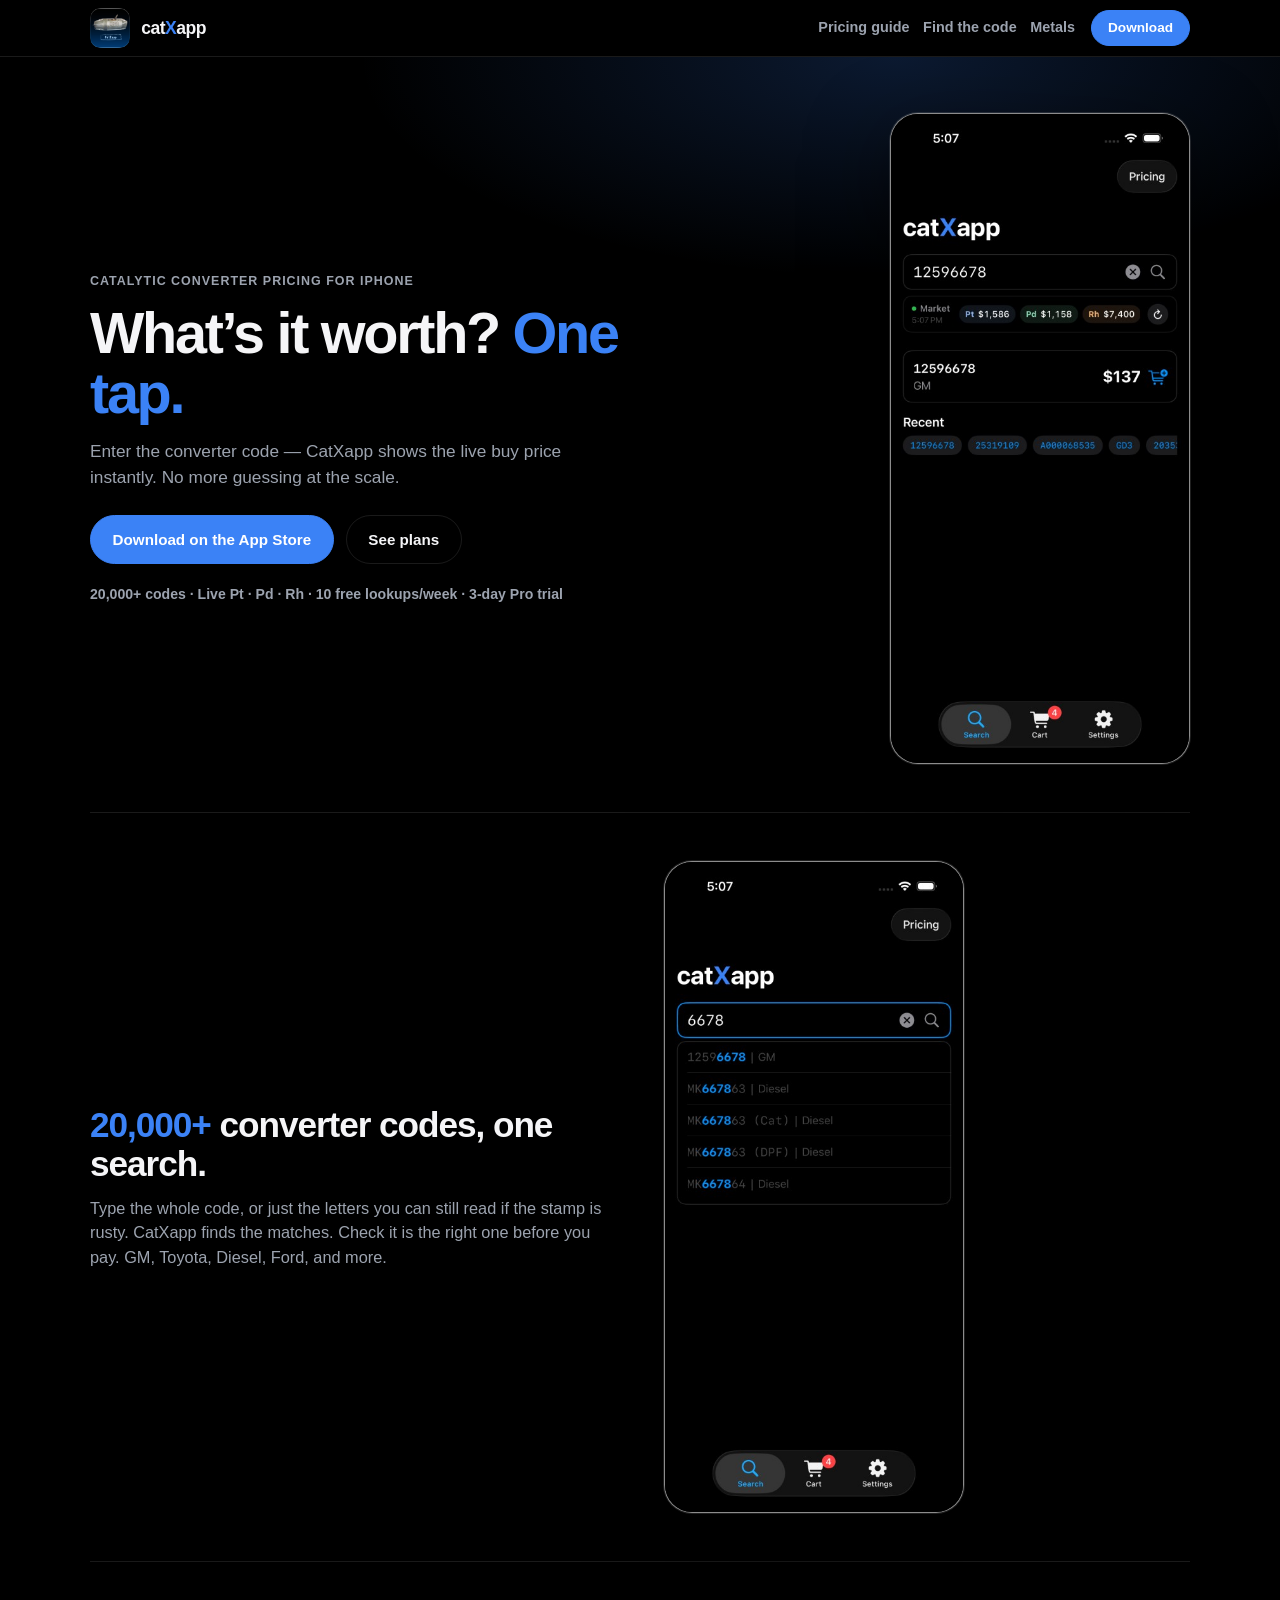
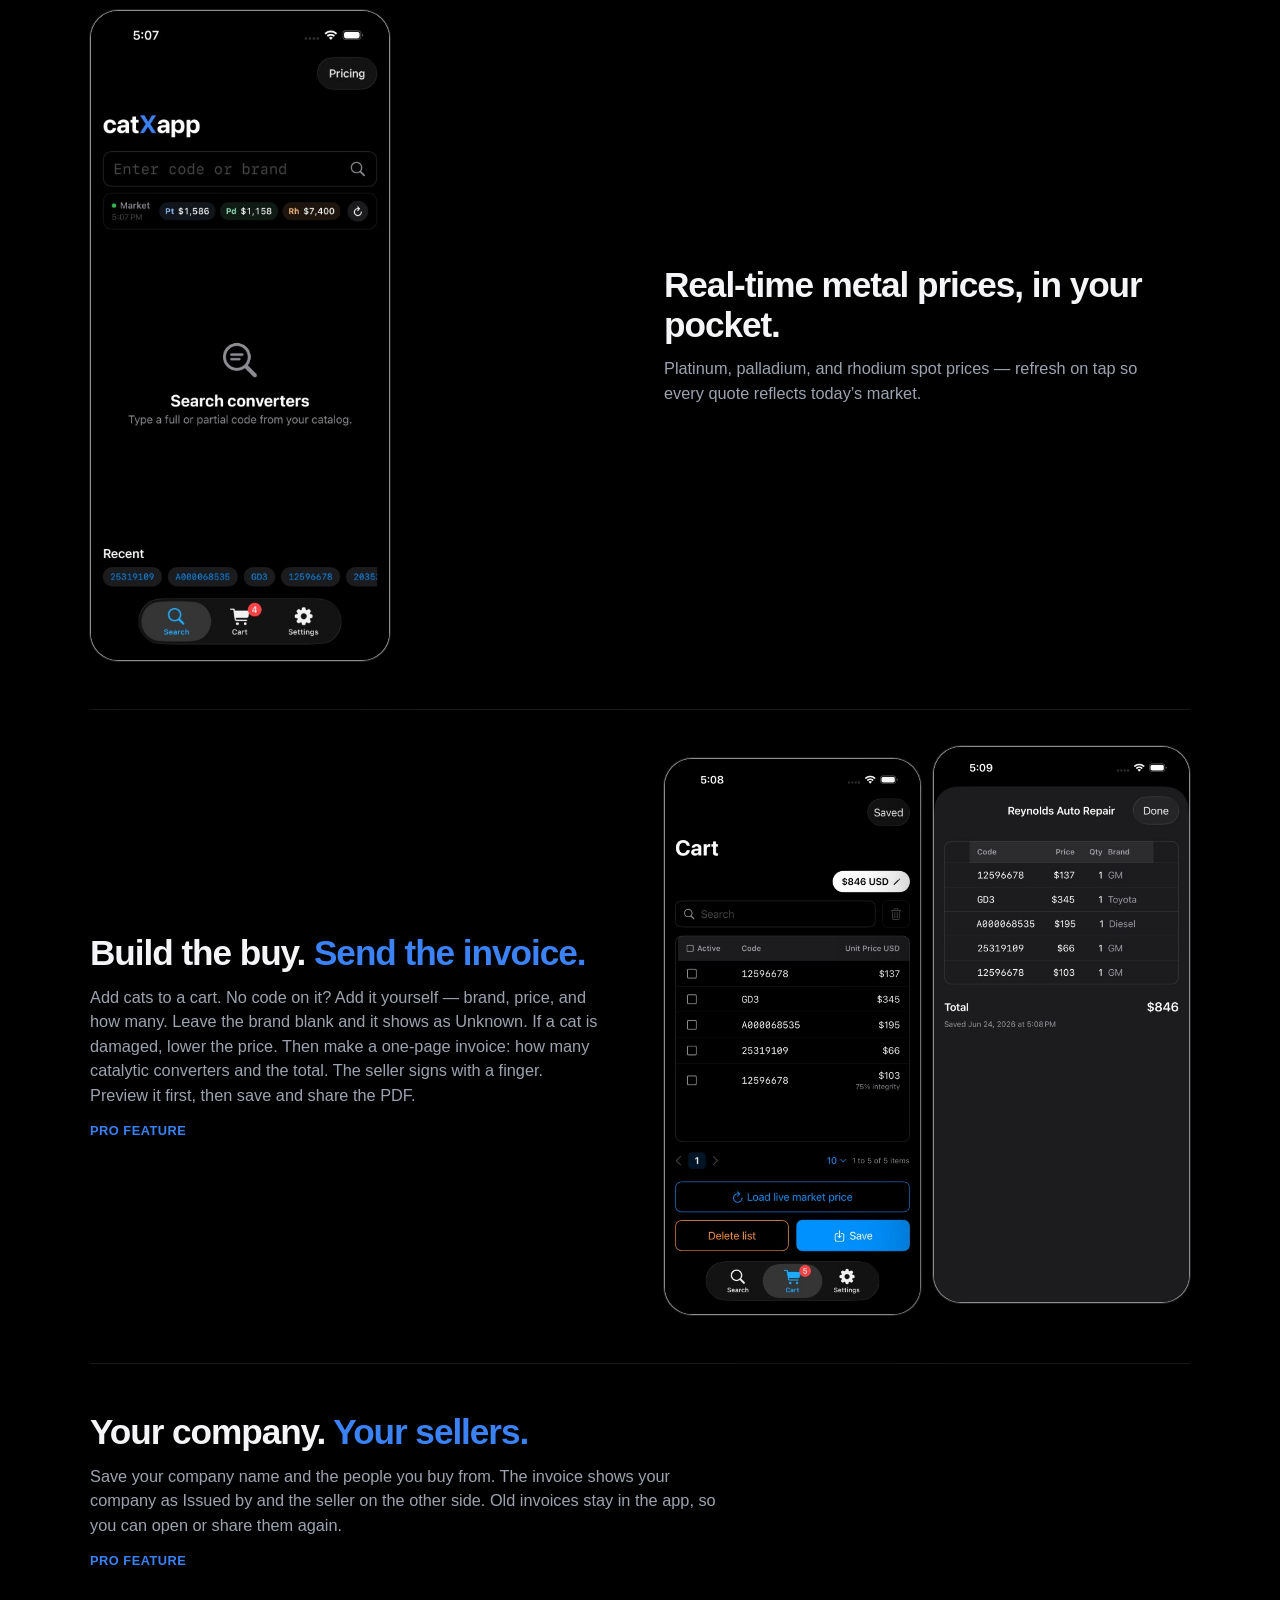
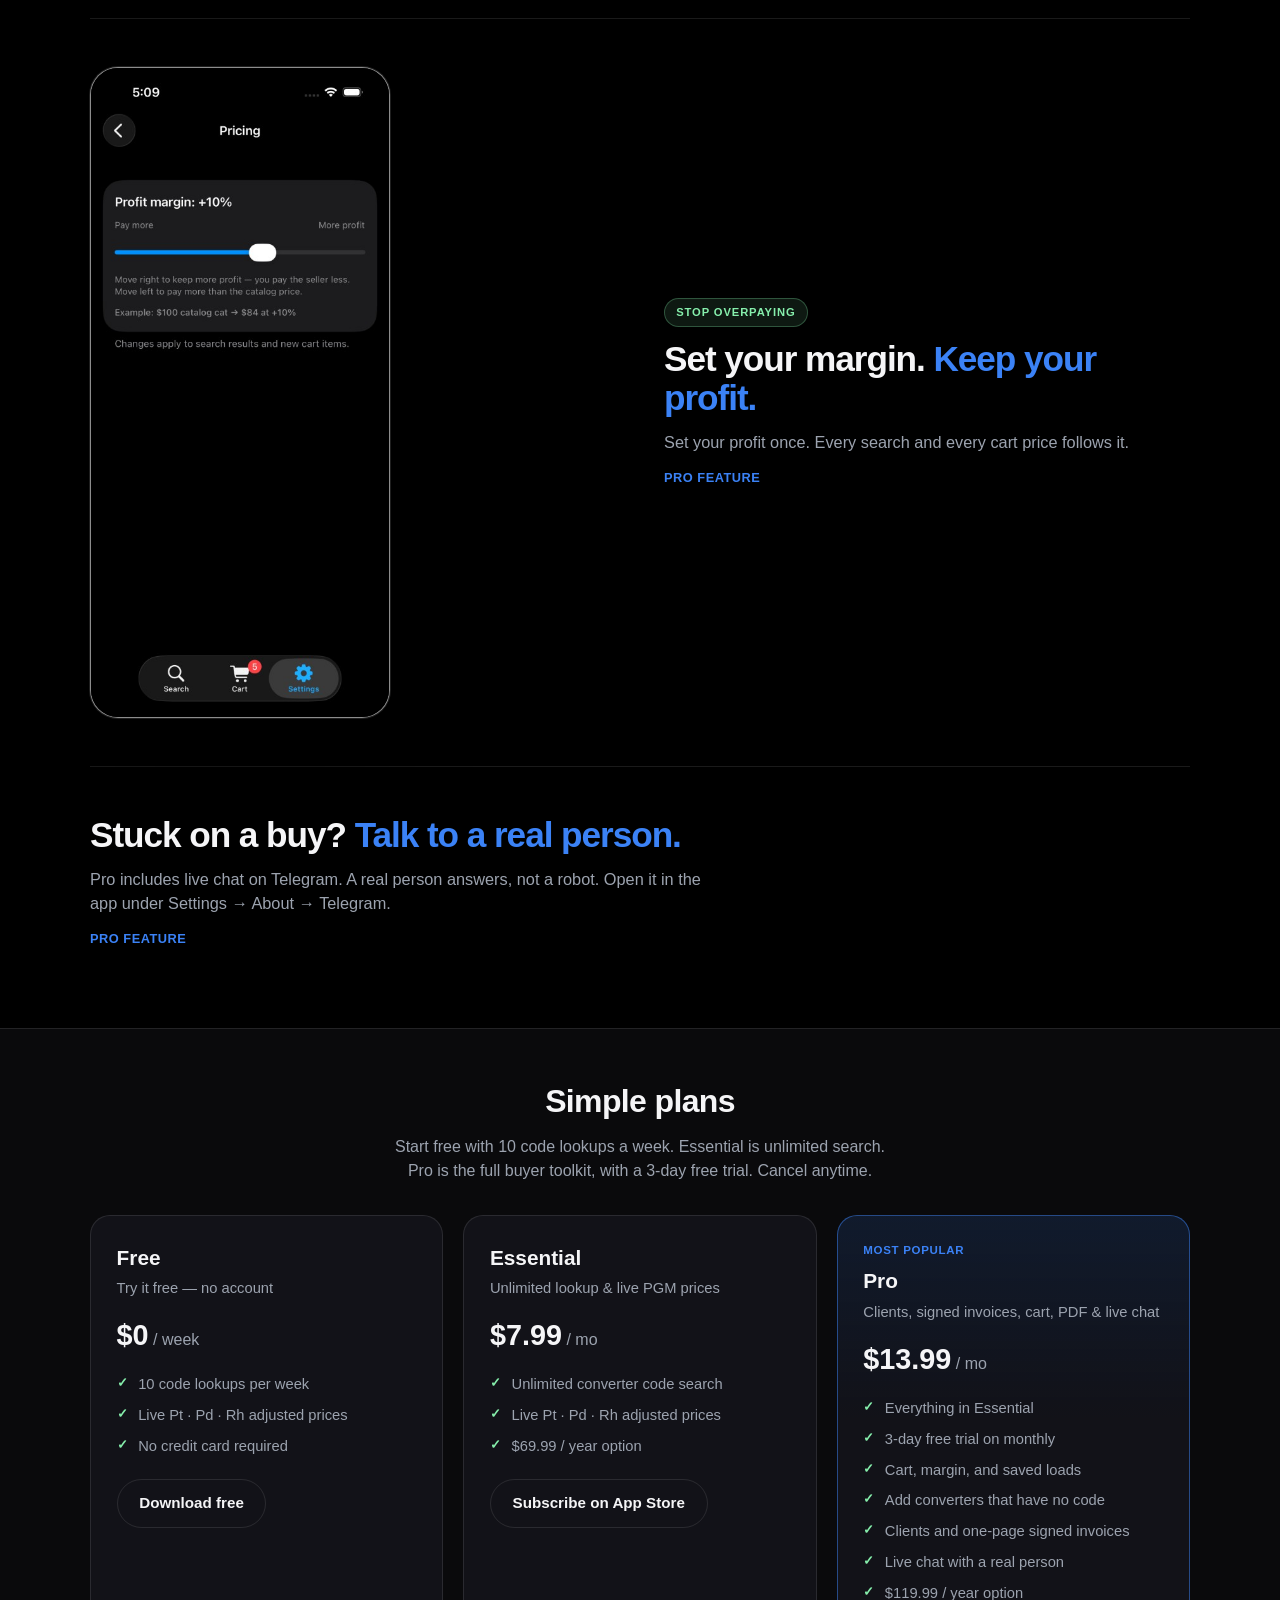
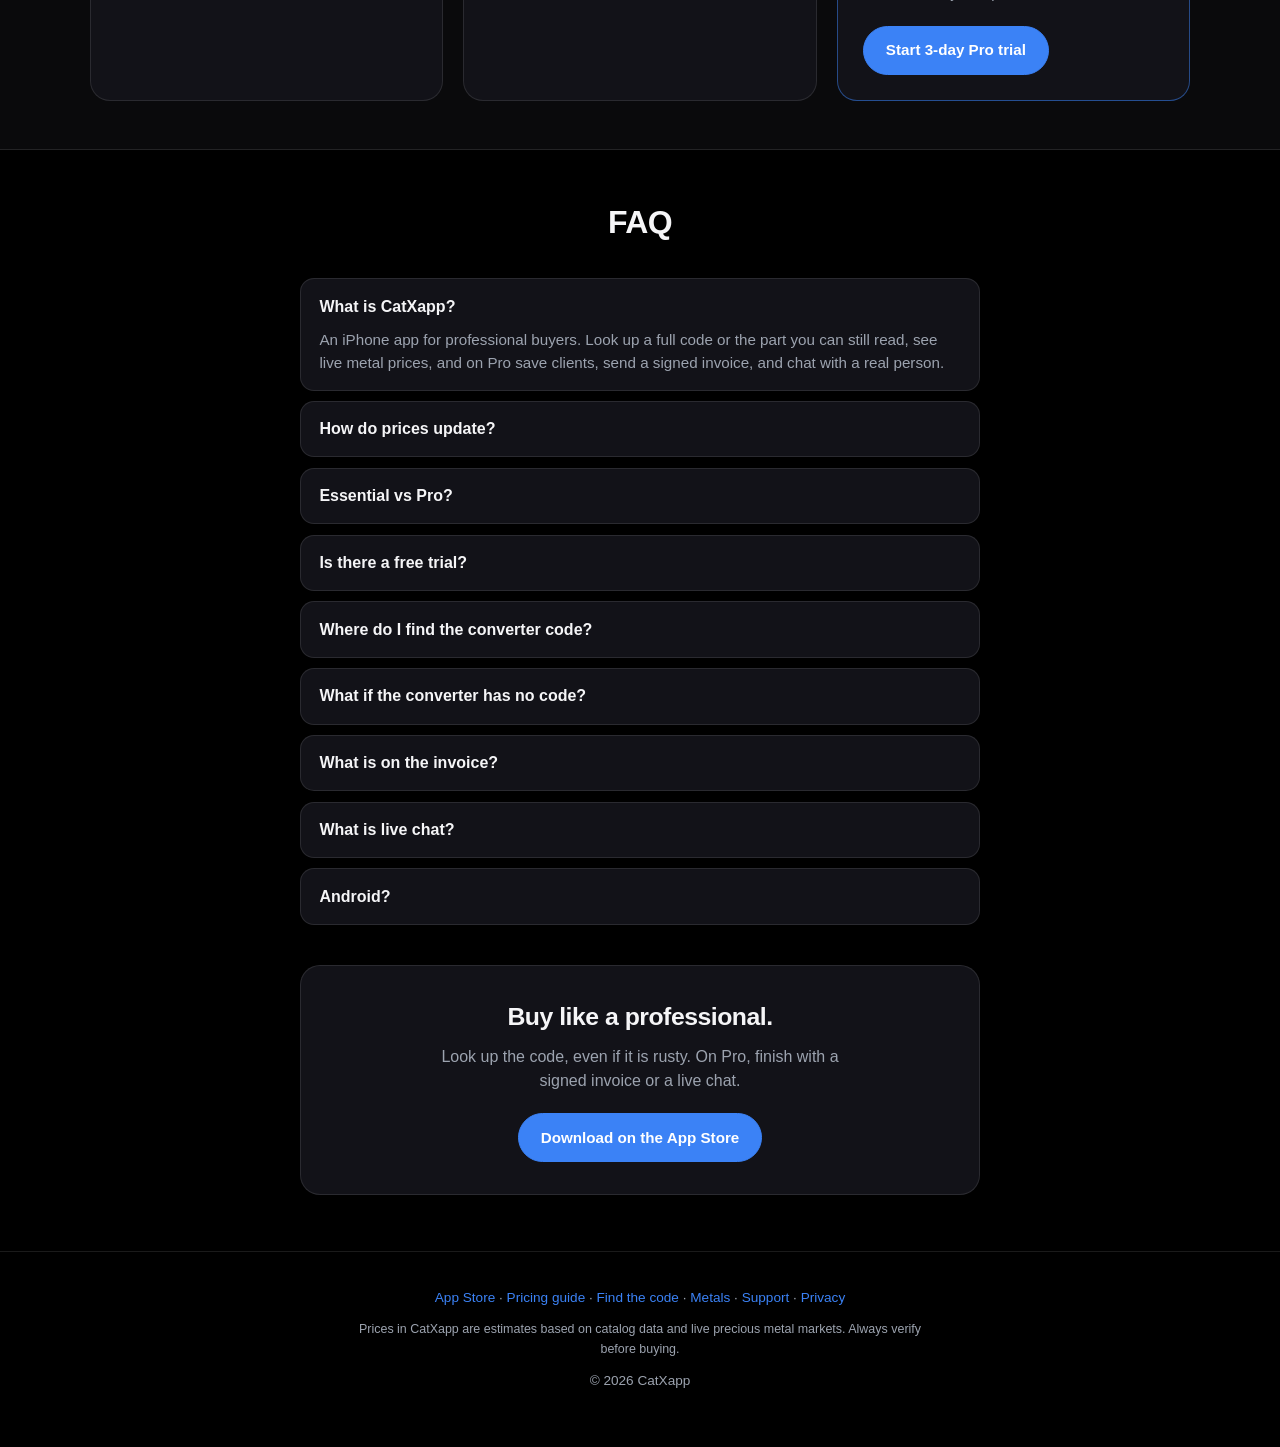
<file: website/index.html>
<!DOCTYPE html>
<html lang="en">
<head>
  <meta charset="UTF-8">
  <meta name="viewport" content="width=device-width, initial-scale=1.0">
  <meta name="facebook-domain-verification" content="h4gbcyn7iybbsrwvybiato51m6f7g4">
  <title>Catalytic Converter Price App for iPhone — CatXapp</title>
  <meta name="description" content="Catalytic converter price app for buyers. Look up full or partial codes, see live Pt·Pd·Rh prices, build carts, and send signed invoices. 10 free lookups/week on iPhone.">
  <link rel="canonical" href="https://catxapp.com/">
  <meta name="robots" content="index, follow">
  <meta property="og:type" content="website">
  <meta property="og:site_name" content="CatXapp">
  <meta property="og:url" content="https://catxapp.com/">
  <meta property="og:title" content="Catalytic Converter Price App for iPhone — CatXapp">
  <meta property="og:description" content="Look up catalytic converter prices by code — full or rusty partial stamps. Live metal markets, margin, signed invoices. Free to try on iPhone.">
  <meta property="og:image" content="https://catxapp.com/assets/screenshots/01-search-result.png">
  <meta name="twitter:card" content="summary_large_image">
  <meta name="twitter:title" content="Catalytic Converter Price App — CatXapp">
  <meta name="twitter:description" content="Code lookup · live Pt·Pd·Rh · partial search · invoices on Pro. 10 free lookups/week on iPhone.">
  <meta name="twitter:image" content="https://catxapp.com/assets/screenshots/01-search-result.png">
  <link rel="icon" type="image/png" href="assets/favicon.png">
  <link rel="apple-touch-icon" href="assets/apple-touch-icon.png">
  <link rel="stylesheet" href="styles.css?v=20">
  <script src="site-config.js?v=10"></script>
  <!-- Google tag (gtag.js) -->
  <script async src="https://www.googletagmanager.com/gtag/js?id=G-38ZSBYS0C1"></script>
  <script>
    window.dataLayer = window.dataLayer || [];
    function gtag(){dataLayer.push(arguments);}
    gtag('js', new Date());
    gtag('config', 'G-38ZSBYS0C1');
  </script>
  <script src="analytics.js?v=10"></script>
  <script type="application/ld+json">
  {
    "@context": "https://schema.org",
    "@graph": [
      {
        "@type": "Organization",
        "name": "CatXapp",
        "url": "https://catxapp.com/",
        "logo": "https://catxapp.com/assets/logo.png"
      },
      {
        "@type": "SoftwareApplication",
        "name": "CatXapp",
        "operatingSystem": "iOS",
        "applicationCategory": "BusinessApplication",
        "description": "Catalytic converter price lookup for professional buyers. Search full or partial codes, see live platinum, palladium, and rhodium prices, and on Pro save clients, send a signed one-page invoice, and chat with a real person.",
        "url": "https://catxapp.com/",
        "downloadUrl": "https://apps.apple.com/us/app/catxapp/id6784522794",
        "offers": {
          "@type": "AggregateOffer",
          "lowPrice": "7.99",
          "highPrice": "119.99",
          "priceCurrency": "USD",
          "offerCount": "4"
        }
      },
      {
        "@type": "FAQPage",
        "mainEntity": [
          {
            "@type": "Question",
            "name": "What is CatXapp?",
            "acceptedAnswer": {
              "@type": "Answer",
              "text": "CatXapp is an iPhone app for professional catalytic converter buyers. Search a full code or the part you can still read, see live metal prices, and on Pro build a cart, save clients, and send a signed one-page invoice."
            }
          },
          {
            "@type": "Question",
            "name": "How do converter prices update?",
            "acceptedAnswer": {
              "@type": "Answer",
              "text": "CatXapp adjusts catalog prices using live platinum, palladium, and rhodium spot markets. Tap refresh on the market strip to pull the latest spots."
            }
          },
          {
            "@type": "Question",
            "name": "What is the difference between Essential and Pro?",
            "acceptedAnswer": {
              "@type": "Answer",
              "text": "Essential is unlimited code lookup and live metal prices. Pro adds the cart, margin, saved loads, clients, one-page purchase invoices with a finger signature, and live chat with a real person. Free and Essential can see those screens. Pro is what unlocks them."
            }
          },
          {
            "@type": "Question",
            "name": "Is there a free trial?",
            "acceptedAnswer": {
              "@type": "Answer",
              "text": "Yes. New users get 10 free code lookups per week with no account. CatXapp Pro monthly also includes a 3-day free trial through the App Store. Cancel anytime in Apple Account settings."
            }
          },
          {
            "@type": "Question",
            "name": "Is CatXapp available on Android?",
            "acceptedAnswer": {
              "@type": "Answer",
              "text": "CatXapp is available on iPhone running iOS 17 or later through the App Store."
            }
          }
        ]
      }
    ]
  }
  </script>
</head>
<body>
  <noscript><img height="1" width="1" style="display:none" src="https://www.facebook.com/tr?id=1320758736438025&amp;ev=PageView&amp;noscript=1" alt=""></noscript>

  <header class="topbar">
    <div class="wrap topbar-inner">
      <a class="brand" href="/">
        <img src="assets/logo.png" alt="" width="40" height="40">
        <span class="wordmark" aria-label="catXapp"><span>cat</span><span class="x">X</span><span>app</span></span>
      </a>
      <nav class="topbar-links" aria-label="Guides">
        <a class="topbar-link" href="how-to-price-catalytic-converter.html">Pricing guide</a>
        <a class="topbar-link" href="where-to-find-catalytic-converter-code.html">Find the code</a>
        <a class="topbar-link" href="why-catalytic-converter-prices-move.html">Metals</a>
      </nav>
      <a class="btn btn-blue btn-small js-store" href="https://apps.apple.com/us/app/catxapp/id6784522794" rel="noopener">Download</a>
    </div>
  </header>

  <main>
    <!-- Hero: one composition — brand already in topbar, headline + CTA + one visual -->
    <section class="hero">
      <div class="wrap hero-inner">
        <div class="hero-copy">
          <p class="kicker">Catalytic converter pricing for iPhone</p>
          <h1>What&rsquo;s it worth? <em>One tap.</em></h1>
          <p class="lede">Enter the converter code — CatXapp shows the live buy price instantly. No more guessing at the scale.</p>
          <div class="actions">
            <a class="btn btn-blue js-store" href="https://apps.apple.com/us/app/catxapp/id6784522794" rel="noopener">Download on the App Store</a>
            <a class="btn btn-outline" href="#pricing">See plans</a>
          </div>
          <p class="meta">20,000+ codes · Live Pt · Pd · Rh · 10 free lookups/week · 3-day Pro trial</p>
        </div>
        <figure class="phone">
          <img
            src="assets/screenshots/01-search-result.png"
            alt="CatXapp search result for converter code 12596678 with live market prices"
            width="470"
            height="1024"
            fetchpriority="high">
        </figure>
      </div>
    </section>

    <section class="features" id="features" aria-label="Features">
      <div class="wrap feature">
        <div class="feature-text">
          <h2><em>20,000+</em> converter codes, one search.</h2>
          <p>Type the whole code, or just the letters you can still read if the stamp is rusty. CatXapp finds the matches. Check it is the right one before you pay. GM, Toyota, Diesel, Ford, and more.</p>
        </div>
        <figure class="phone">
          <img src="assets/screenshots/02-partial-search.png" alt="CatXapp partial code search highlighting matching converter codes" width="470" height="1024" loading="lazy">
        </figure>
      </div>

      <div class="wrap feature feature-flip">
        <div class="feature-text">
          <h2>Real-time metal prices, in your pocket.</h2>
          <p>Platinum, palladium, and rhodium spot prices — refresh on tap so every quote reflects today&rsquo;s market.</p>
        </div>
        <figure class="phone">
          <img src="assets/screenshots/03-market-home.png" alt="CatXapp home screen with live platinum, palladium, and rhodium market strip" width="470" height="1024" loading="lazy">
        </figure>
      </div>

      <div class="wrap feature">
        <div class="feature-text">
          <h2>Build the buy. <em>Send the invoice.</em></h2>
          <p>Add cats to a cart. No code on it? Add it yourself — brand, price, and how many. Leave the brand blank and it shows as Unknown. If a cat is damaged, lower the price. Then make a one-page invoice: how many catalytic converters and the total. The seller signs with a finger. Preview it first, then save and share the PDF.</p>
          <p class="pro-note">Pro feature</p>
        </div>
        <div class="phone-pair">
          <figure class="phone phone-sm">
            <img src="assets/screenshots/04-cart.png" alt="CatXapp cart with converter codes and live market price button" width="470" height="1024" loading="lazy">
          </figure>
          <figure class="phone phone-sm">
            <img src="assets/screenshots/05-pdf-receipt.png" alt="CatXapp PDF receipt for Reynolds Auto Repair" width="470" height="1024" loading="lazy">
          </figure>
        </div>
      </div>

      <div class="wrap feature feature-solo">
        <div class="feature-text">
          <h2>Your company. <em>Your sellers.</em></h2>
          <p>Save your company name and the people you buy from. The invoice shows your company as Issued by and the seller on the other side. Old invoices stay in the app, so you can open or share them again.</p>
          <p class="pro-note">Pro feature</p>
        </div>
      </div>

      <div class="wrap feature feature-flip">
        <div class="feature-text">
          <p class="pill">Stop overpaying</p>
          <h2>Set your margin. <em>Keep your profit.</em></h2>
          <p>Set your profit once. Every search and every cart price follows it.</p>
          <p class="pro-note">Pro feature</p>
        </div>
        <figure class="phone">
          <img src="assets/screenshots/06-margin.png" alt="CatXapp profit margin slider in Pricing settings" width="470" height="1024" loading="lazy">
        </figure>
      </div>

      <div class="wrap feature feature-solo">
        <div class="feature-text">
          <h2>Stuck on a buy? <em>Talk to a real person.</em></h2>
          <p>Pro includes live chat on Telegram. A real person answers, not a robot. Open it in the app under Settings → About → Telegram.</p>
          <p class="pro-note">Pro feature</p>
        </div>
      </div>
    </section>

    <section class="pricing" id="pricing" aria-labelledby="pricing-title">
      <div class="wrap">
        <header class="block-head">
          <h2 id="pricing-title">Simple plans</h2>
          <p>Start free with 10 code lookups a week. Essential is unlimited search. Pro is the full buyer toolkit, with a 3-day free trial. Cancel anytime.</p>
        </header>
        <div class="plans">
          <article class="plan">
            <h3>Free</h3>
            <p class="plan-desc">Try it free — no account</p>
            <p class="plan-price"><strong>$0</strong> / week</p>
            <ul>
              <li>10 code lookups per week</li>
              <li>Live Pt · Pd · Rh adjusted prices</li>
              <li>No credit card required</li>
            </ul>
            <a class="btn btn-outline js-store" href="https://apps.apple.com/us/app/catxapp/id6784522794" rel="noopener">Download free</a>
          </article>
          <article class="plan">
            <h3>Essential</h3>
            <p class="plan-desc">Unlimited lookup &amp; live PGM prices</p>
            <p class="plan-price"><strong>$7.99</strong> / mo</p>
            <ul>
              <li>Unlimited converter code search</li>
              <li>Live Pt · Pd · Rh adjusted prices</li>
              <li>$69.99 / year option</li>
            </ul>
            <a class="btn btn-outline js-store" href="https://apps.apple.com/us/app/catxapp/id6784522794" rel="noopener">Subscribe on App Store</a>
          </article>
          <article class="plan plan-hot">
            <p class="plan-badge">Most popular</p>
            <h3>Pro</h3>
            <p class="plan-desc">Clients, signed invoices, cart, PDF &amp; live chat</p>
            <p class="plan-price"><strong>$13.99</strong> / mo</p>
            <ul>
              <li>Everything in Essential</li>
              <li>3-day free trial on monthly</li>
              <li>Cart, margin, and saved loads</li>
              <li>Add converters that have no code</li>
              <li>Clients and one-page signed invoices</li>
              <li>Live chat with a real person</li>
              <li>$119.99 / year option</li>
            </ul>
            <a class="btn btn-blue js-store" href="https://apps.apple.com/us/app/catxapp/id6784522794" rel="noopener">Start 3-day Pro trial</a>
          </article>
        </div>
      </div>
    </section>

    <section class="faq" id="faq" aria-labelledby="faq-title">
      <div class="wrap slim">
        <header class="block-head">
          <h2 id="faq-title">FAQ</h2>
        </header>
        <div class="faq-items">
          <details open>
            <summary>What is CatXapp?</summary>
            <p>An iPhone app for professional buyers. Look up a full code or the part you can still read, see live metal prices, and on Pro save clients, send a signed invoice, and chat with a real person.</p>
          </details>
          <details>
            <summary>How do prices update?</summary>
            <p>Catalog prices adjust with live platinum, palladium, and rhodium spots. Tap refresh on the market strip for the latest.</p>
          </details>
          <details>
            <summary>Essential vs Pro?</summary>
            <p>Free: 10 lookups a week. Essential: unlimited lookup and live metal prices. Pro: cart, margin, saved loads, clients, one-page invoices with a finger signature, and live chat with a real person. You can see Cart and Clients on any plan. Pro is what lets you use them.</p>
          </details>
          <details>
            <summary>Is there a free trial?</summary>
            <p>Yes. Download free and get 10 code lookups per week with no account. Pro monthly also includes a <strong>3-day</strong> free trial via the App Store. Cancel in Settings → Apple Account → Subscriptions.</p>
          </details>
          <details>
            <summary>Where do I find the converter code?</summary>
            <p>On the canister first — it may hide under the heat shield. Read our guide: <a href="where-to-find-catalytic-converter-code.html">where to find the code on a catalytic converter</a> (and how to read a rusty one).</p>
          </details>
          <details>
            <summary>What if the converter has no code?</summary>
            <p>On Pro, tap + in the cart and type a brand, price, and how many. If you leave the brand blank, the cart shows Unknown. These rows keep the price you typed.</p>
          </details>
          <details>
            <summary>What is on the invoice?</summary>
            <p>One page. Your company, the seller, how many catalytic converters, and the total price. Not a list of every code. You can add a finger signature, preview it before saving, and open it again from Invoices.</p>
          </details>
          <details>
            <summary>What is live chat?</summary>
            <p>On Pro, open Settings → About → Telegram. A real person answers, not a robot. Please be polite. No insults, no spam, and no rude messages.</p>
          </details>
          <details>
            <summary>Android?</summary>
            <p>iPhone only for now — requires iOS 17 or later.</p>
          </details>
        </div>

        <div class="bottom-cta">
          <h2>Buy like a professional.</h2>
          <p>Look up the code, even if it is rusty. On Pro, finish with a signed invoice or a live chat.</p>
          <a class="btn btn-blue js-store" href="https://apps.apple.com/us/app/catxapp/id6784522794" rel="noopener">Download on the App Store</a>
        </div>
      </div>
    </section>
  </main>

  <footer class="footer">
    <div class="wrap">
      <p>
        <a class="js-store" href="https://apps.apple.com/us/app/catxapp/id6784522794" rel="noopener">App Store</a>
        ·
        <a href="how-to-price-catalytic-converter.html">Pricing guide</a>
        ·
        <a href="where-to-find-catalytic-converter-code.html">Find the code</a>
        ·
        <a href="why-catalytic-converter-prices-move.html">Metals</a>
        ·
        <a href="support.html">Support</a>
        ·
        <a href="privacy.html">Privacy</a>
      </p>
      <p class="fine">Prices in CatXapp are estimates based on catalog data and live precious metal markets. Always verify before buying.</p>
      <p class="copy">&copy; <span id="year"></span> CatXapp</p>
    </div>
  </footer>

  <script>
    document.getElementById("year").textContent = new Date().getFullYear();
    (function () {
      var config = window.SITE_CONFIG || {};
      var url = config.appStoreURL || "https://apps.apple.com/us/app/catxapp/id6784522794";
      document.querySelectorAll(".js-store").forEach(function (link) {
        link.href = url;
        link.addEventListener("click", function () {
          if (config.metaPixelId && typeof window.fbq === "function") {
            fbq("trackCustom", "AppStoreClick");
            fbq("track", "Contact");
          }
          if (config.googleAnalyticsId && typeof window.gtag === "function") {
            gtag("event", "store_click", {
              event_category: "engagement",
              event_label: "app_store"
            });
          }
          if (config.googleAdsId && config.googleAdsConversionLabel && typeof window.gtag === "function") {
            gtag("event", "conversion", {
              send_to: config.googleAdsId + "/" + config.googleAdsConversionLabel
            });
          }
        });
      });
    })();
  </script>
</body>
</html>
</file>
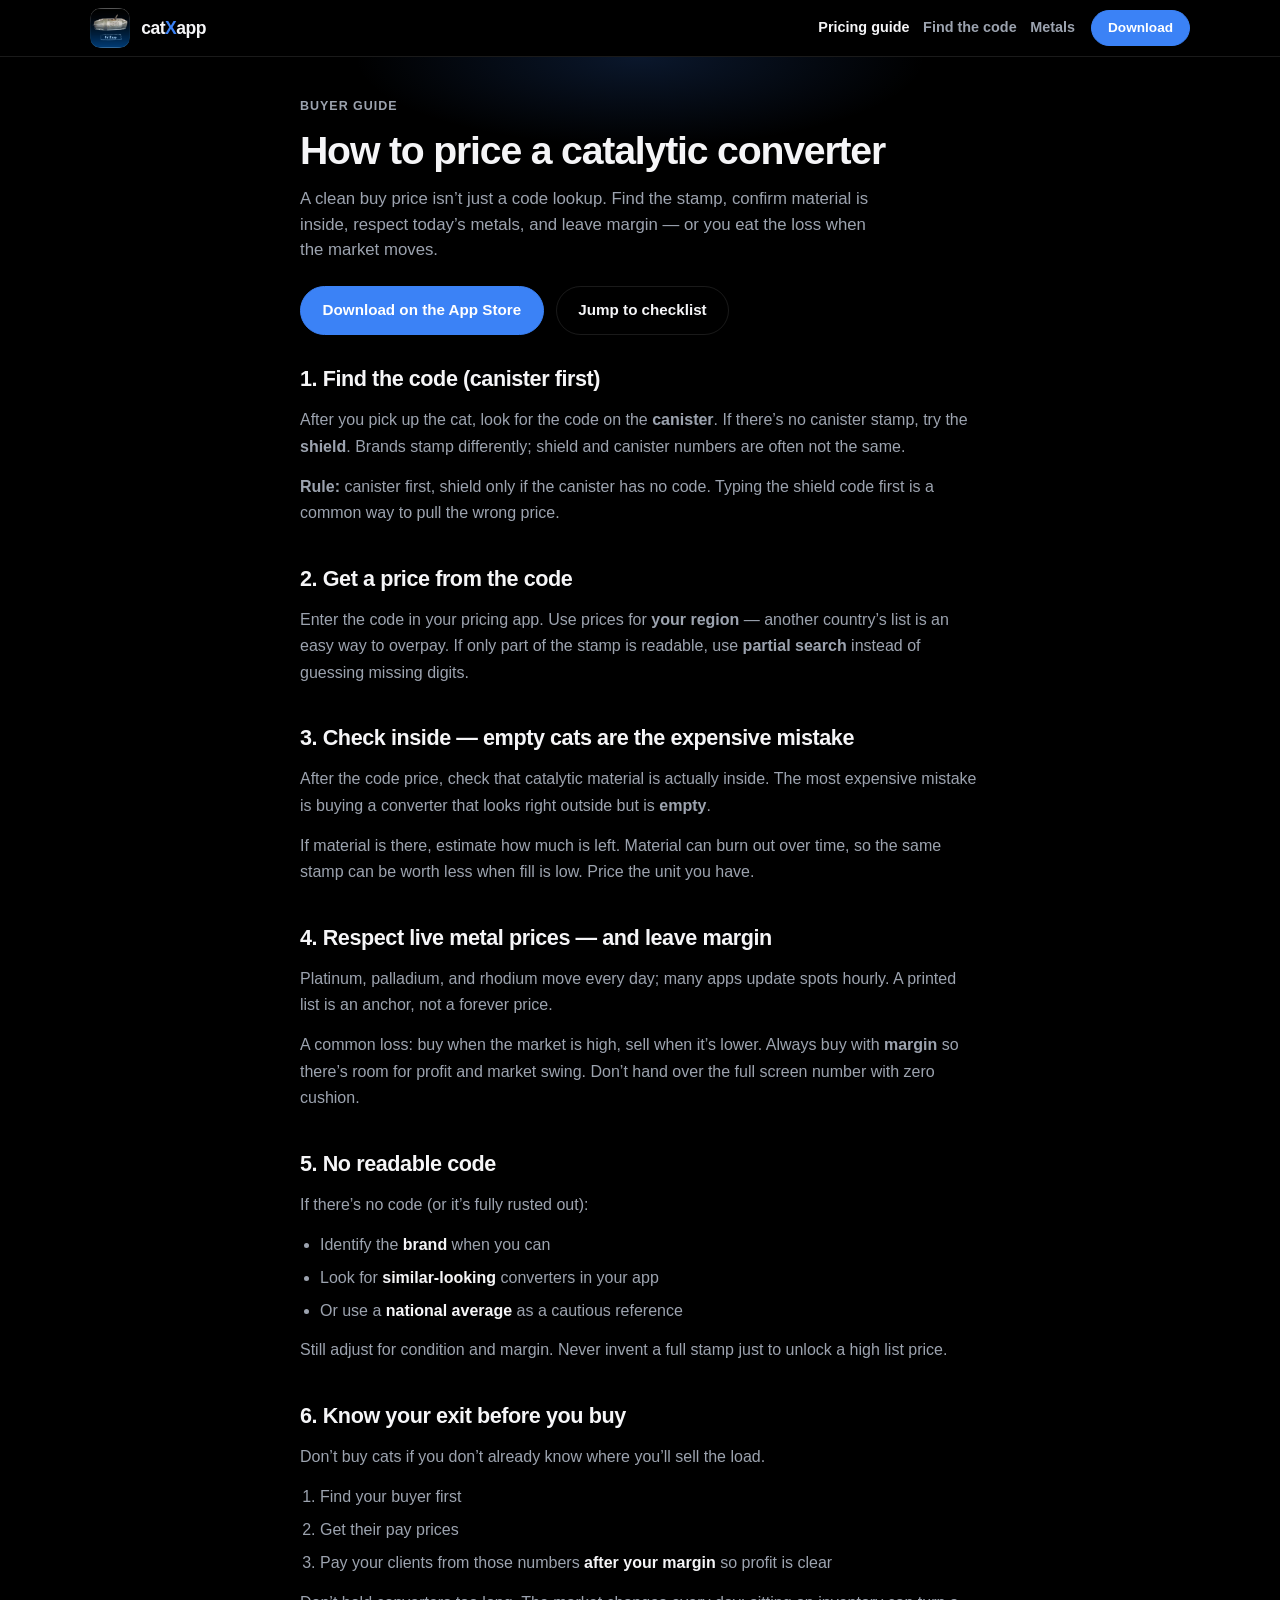
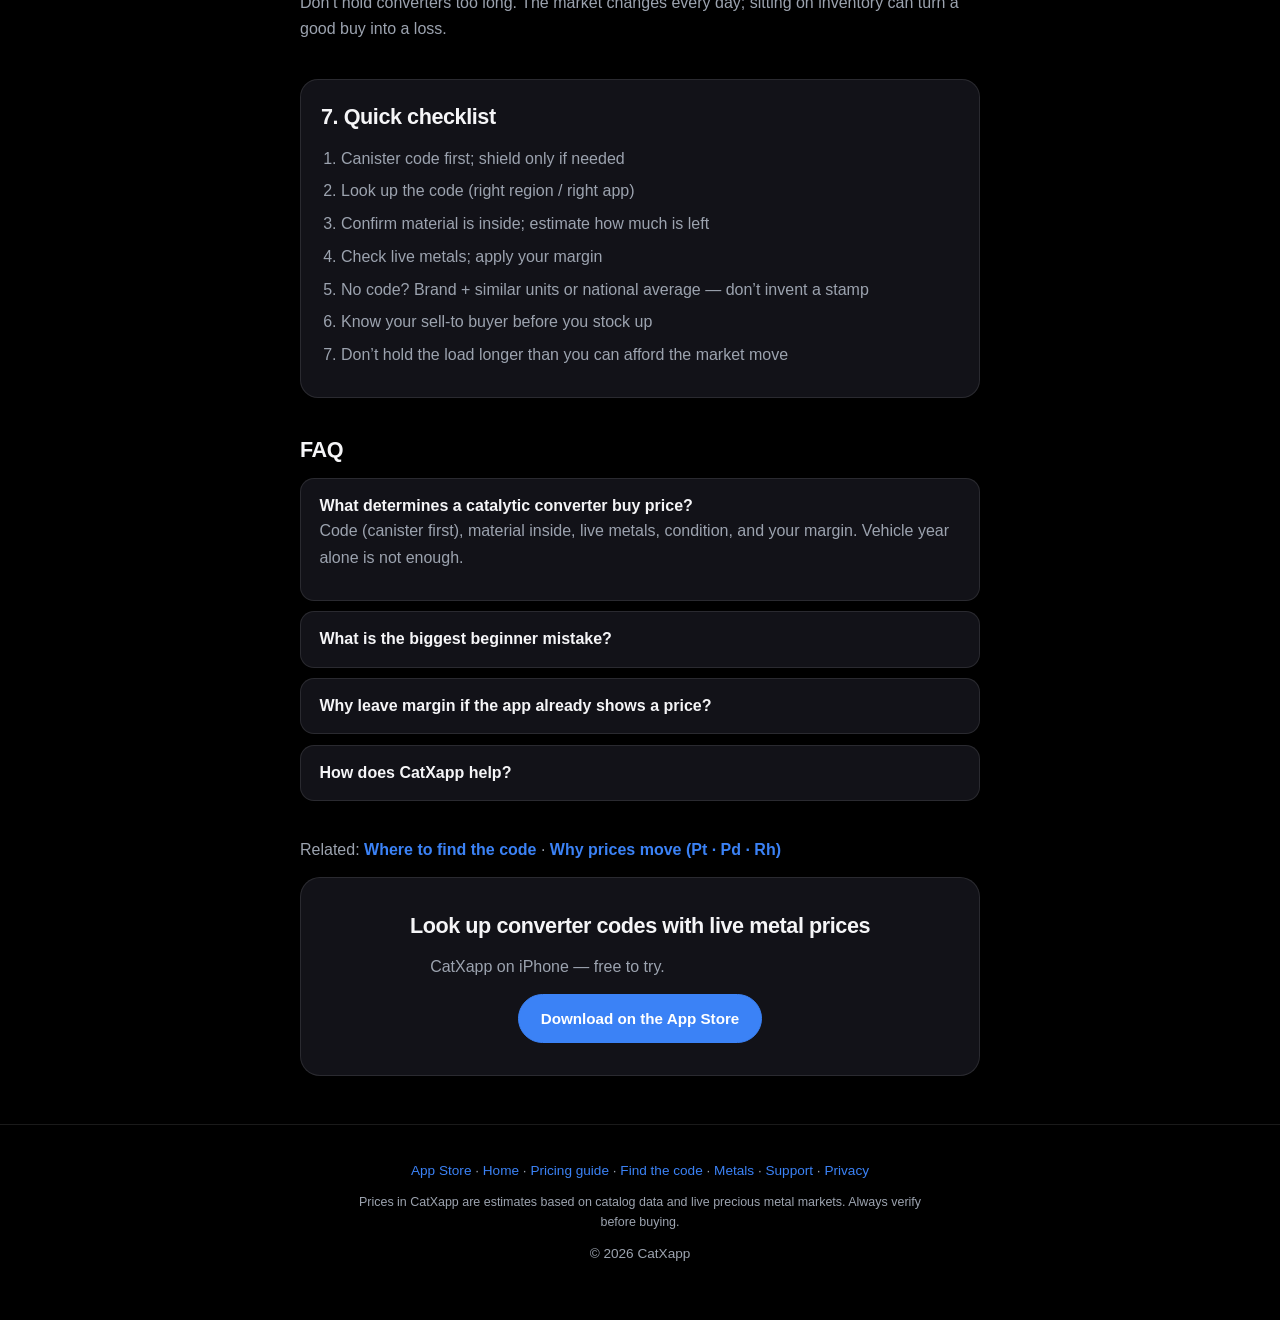
<file: website/how-to-price-catalytic-converter.html>
<!DOCTYPE html>
<html lang="en">
<head>
  <meta charset="UTF-8">
  <meta name="viewport" content="width=device-width, initial-scale=1.0">
  <meta name="facebook-domain-verification" content="h4gbcyn7iybbsrwvybiato51m6f7g4">
  <title>How to Price a Catalytic Converter | CatXapp</title>
  <meta name="description" content="How to price a catalytic converter: find the canister code, check material inside, use live metal prices with margin, and what to do when there is no code.">
  <link rel="canonical" href="https://catxapp.com/how-to-price-catalytic-converter.html">
  <meta name="robots" content="index, follow">
  <meta property="og:type" content="article">
  <meta property="og:site_name" content="CatXapp">
  <meta property="og:url" content="https://catxapp.com/how-to-price-catalytic-converter.html">
  <meta property="og:title" content="How to Price a Catalytic Converter">
  <meta property="og:description" content="Find the canister code, check material inside, respect live metals, leave margin, and know your exit before you buy.">
  <meta property="og:image" content="https://catxapp.com/assets/screenshots/01-search-result.png">
  <meta name="twitter:card" content="summary_large_image">
  <meta name="twitter:title" content="How to Price a Catalytic Converter">
  <meta name="twitter:description" content="Canister code first, check inside for material, live Pt·Pd·Rh, margin, and what to do with no code.">
  <meta name="twitter:image" content="https://catxapp.com/assets/screenshots/01-search-result.png">
  <link rel="icon" type="image/png" href="assets/favicon.png">
  <link rel="apple-touch-icon" href="assets/apple-touch-icon.png">
  <link rel="stylesheet" href="styles.css?v=21">
  <script src="site-config.js?v=10"></script>
  <!-- Google tag (gtag.js) -->
  <script async src="https://www.googletagmanager.com/gtag/js?id=G-38ZSBYS0C1"></script>
  <script>
    window.dataLayer = window.dataLayer || [];
    function gtag(){dataLayer.push(arguments);}
    gtag('js', new Date());
    gtag('config', 'G-38ZSBYS0C1');
  </script>
  <script src="analytics.js?v=10"></script>
  <script type="application/ld+json">
  {
    "@context": "https://schema.org",
    "@graph": [
      {
        "@type": "Organization",
        "name": "CatXapp",
        "url": "https://catxapp.com/",
        "logo": "https://catxapp.com/assets/logo.png"
      },
      {
        "@type": "Article",
        "headline": "How to Price a Catalytic Converter",
        "description": "How to price a catalytic converter: find the canister code, check material inside, use live metal prices with margin, and what to do when there is no code.",
        "author": {
          "@type": "Organization",
          "name": "CatXapp"
        },
        "publisher": {
          "@type": "Organization",
          "name": "CatXapp",
          "logo": {
            "@type": "ImageObject",
            "url": "https://catxapp.com/assets/logo.png"
          }
        },
        "mainEntityOfPage": "https://catxapp.com/how-to-price-catalytic-converter.html",
        "image": "https://catxapp.com/assets/screenshots/01-search-result.png",
        "datePublished": "2026-08-10",
        "dateModified": "2026-11-02"
      },
      {
        "@type": "FAQPage",
        "mainEntity": [
          {
            "@type": "Question",
            "name": "What determines a catalytic converter buy price?",
            "acceptedAnswer": {
              "@type": "Answer",
              "text": "Start with the canister code, confirm catalytic material is inside and estimate how much is left, adjust for live platinum, palladium, and rhodium markets, then apply your margin. Vehicle year alone is not enough."
            }
          },
          {
            "@type": "Question",
            "name": "What is the biggest beginner mistake when pricing converters?",
            "acceptedAnswer": {
              "@type": "Answer",
              "text": "Paying for empty or burned-out units, typing the shield code before the canister code, or using prices from another country or region."
            }
          },
          {
            "@type": "Question",
            "name": "Why leave margin if the app already shows a price?",
            "acceptedAnswer": {
              "@type": "Answer",
              "text": "Metal prices move every day. Margin is the buffer between what you pay and what your buyer pays you, so a high-to-low market swing does not wipe out your profit."
            }
          },
          {
            "@type": "Question",
            "name": "How does CatXapp help price converters?",
            "acceptedAnswer": {
              "@type": "Answer",
              "text": "CatXapp has a large converter code database, prices tied to live market data, a national average indicator, and partial code search. Pro adds professional tools like invoices and signed signatures."
            }
          }
        ]
      }
    ]
  }
  </script>
</head>
<body>
  <header class="topbar">
    <div class="wrap topbar-inner">
      <a class="brand" href="/">
        <img src="assets/logo.png" alt="CatXapp" width="40" height="40">
        <span class="wordmark" aria-label="catXapp"><span>cat</span><span class="x">X</span><span>app</span></span>
      </a>
      <nav class="topbar-links" aria-label="Guides">
        <a class="topbar-link" href="how-to-price-catalytic-converter.html" aria-current="page">Pricing guide</a>
        <a class="topbar-link" href="where-to-find-catalytic-converter-code.html">Find the code</a>
        <a class="topbar-link" href="why-catalytic-converter-prices-move.html">Metals</a>
      </nav>
      <a class="btn btn-blue btn-small js-store" href="https://apps.apple.com/us/app/catxapp/id6784522794" rel="noopener">Download</a>
    </div>
  </header>

  <main>
    <article class="guide">
      <header class="guide-hero wrap slim">
        <p class="kicker">Buyer guide</p>
        <h1>How to price a catalytic converter</h1>
        <p class="lede">A clean buy price isn&rsquo;t just a code lookup. Find the stamp, confirm material is inside, respect today&rsquo;s metals, and leave margin — or you eat the loss when the market moves.</p>
        <div class="actions">
          <a class="btn btn-blue js-store" href="https://apps.apple.com/us/app/catxapp/id6784522794" rel="noopener">Download on the App Store</a>
          <a class="btn btn-outline" href="#checklist">Jump to checklist</a>
        </div>
      </header>

      <div class="wrap slim guide-body">
        <section aria-labelledby="code-title">
          <h2 id="code-title">1. Find the code (canister first)</h2>
          <p>After you pick up the cat, look for the code on the <strong>canister</strong>. If there&rsquo;s no canister stamp, try the <strong>shield</strong>. Brands stamp differently; shield and canister numbers are often not the same.</p>
          <p><strong>Rule:</strong> canister first, shield only if the canister has no code. Typing the shield code first is a common way to pull the wrong price.</p>
        </section>

        <section aria-labelledby="lookup-title">
          <h2 id="lookup-title">2. Get a price from the code</h2>
          <p>Enter the code in your pricing app. Use prices for <strong>your region</strong> — another country&rsquo;s list is an easy way to overpay. If only part of the stamp is readable, use <strong>partial search</strong> instead of guessing missing digits.</p>
        </section>

        <section aria-labelledby="inside-title">
          <h2 id="inside-title">3. Check inside — empty cats are the expensive mistake</h2>
          <p>After the code price, check that catalytic material is actually inside. The most expensive mistake is buying a converter that looks right outside but is <strong>empty</strong>.</p>
          <p>If material is there, estimate how much is left. Material can burn out over time, so the same stamp can be worth less when fill is low. Price the unit you have.</p>
        </section>

        <section aria-labelledby="metals-title">
          <h2 id="metals-title">4. Respect live metal prices — and leave margin</h2>
          <p>Platinum, palladium, and rhodium move every day; many apps update spots hourly. A printed list is an anchor, not a forever price.</p>
          <p>A common loss: buy when the market is high, sell when it&rsquo;s lower. Always buy with <strong>margin</strong> so there&rsquo;s room for profit and market swing. Don&rsquo;t hand over the full screen number with zero cushion.</p>
        </section>

        <section aria-labelledby="nocode-title">
          <h2 id="nocode-title">5. No readable code</h2>
          <p>If there&rsquo;s no code (or it&rsquo;s fully rusted out):</p>
          <ul>
            <li>Identify the <strong>brand</strong> when you can</li>
            <li>Look for <strong>similar-looking</strong> converters in your app</li>
            <li>Or use a <strong>national average</strong> as a cautious reference</li>
          </ul>
          <p>Still adjust for condition and margin. Never invent a full stamp just to unlock a high list price.</p>
        </section>

        <section aria-labelledby="exit-title">
          <h2 id="exit-title">6. Know your exit before you buy</h2>
          <p>Don&rsquo;t buy cats if you don&rsquo;t already know where you&rsquo;ll sell the load.</p>
          <ol>
            <li>Find your buyer first</li>
            <li>Get their pay prices</li>
            <li>Pay your clients from those numbers <strong>after your margin</strong> so profit is clear</li>
          </ol>
          <p>Don&rsquo;t hold converters too long. The market changes every day; sitting on inventory can turn a good buy into a loss.</p>
        </section>

        <section class="guide-checklist" id="checklist" aria-labelledby="checklist-title">
          <h2 id="checklist-title">7. Quick checklist</h2>
          <ol class="checklist">
            <li>Canister code first; shield only if needed</li>
            <li>Look up the code (right region / right app)</li>
            <li>Confirm material is inside; estimate how much is left</li>
            <li>Check live metals; apply your margin</li>
            <li>No code? Brand + similar units or national average — don&rsquo;t invent a stamp</li>
            <li>Know your sell-to buyer before you stock up</li>
            <li>Don&rsquo;t hold the load longer than you can afford the market move</li>
          </ol>
        </section>

        <section class="faq" aria-labelledby="guide-faq-title">
          <h2 id="guide-faq-title">FAQ</h2>
          <div class="faq-items">
            <details open>
              <summary>What determines a catalytic converter buy price?</summary>
              <p>Code (canister first), material inside, live metals, condition, and your margin. Vehicle year alone is not enough.</p>
            </details>
            <details>
              <summary>What is the biggest beginner mistake?</summary>
              <p>Paying for empty or burned-out units, pricing from the shield stamp before the canister, or using an app priced for another country or region.</p>
            </details>
            <details>
              <summary>Why leave margin if the app already shows a price?</summary>
              <p>Metals move every day. Margin is the buffer between what you pay and what your buyer pays you.</p>
            </details>
            <details>
              <summary>How does CatXapp help?</summary>
              <p>Large code database, prices tied to live market data, national average indicator, partial code search, plus Pro tools like invoices and signed signatures. Free to try on iPhone.</p>
            </details>
          </div>
        </section>

        <p class="guide-related">Related: <a href="where-to-find-catalytic-converter-code.html">Where to find the code</a> · <a href="why-catalytic-converter-prices-move.html">Why prices move (Pt · Pd · Rh)</a></p>

        <div class="bottom-cta">
          <h2>Look up converter codes with live metal prices</h2>
          <p>CatXapp on iPhone — free to try.</p>
          <a class="btn btn-blue js-store" href="https://apps.apple.com/us/app/catxapp/id6784522794" rel="noopener">Download on the App Store</a>
        </div>
      </div>
    </article>
  </main>

  <footer class="footer">
    <div class="wrap">
      <p>
        <a class="js-store" href="https://apps.apple.com/us/app/catxapp/id6784522794" rel="noopener">App Store</a>
        ·
        <a href="/">Home</a>
        ·
        <a href="how-to-price-catalytic-converter.html">Pricing guide</a>
        ·
        <a href="where-to-find-catalytic-converter-code.html">Find the code</a>
        ·
        <a href="why-catalytic-converter-prices-move.html">Metals</a>
        ·
        <a href="support.html">Support</a>
        ·
        <a href="privacy.html">Privacy</a>
      </p>
      <p class="fine">Prices in CatXapp are estimates based on catalog data and live precious metal markets. Always verify before buying.</p>
      <p class="copy">&copy; <span id="year"></span> CatXapp</p>
    </div>
  </footer>

  <script>
    document.getElementById("year").textContent = new Date().getFullYear();
    (function () {
      var config = window.SITE_CONFIG || {};
      var url = config.appStoreURL || "https://apps.apple.com/us/app/catxapp/id6784522794";
      document.querySelectorAll(".js-store").forEach(function (link) {
        link.href = url;
        link.addEventListener("click", function () {
          if (config.metaPixelId && typeof window.fbq === "function") {
            fbq("trackCustom", "AppStoreClick");
            fbq("track", "Contact");
          }
          if (config.googleAnalyticsId && typeof window.gtag === "function") {
            gtag("event", "store_click", {
              event_category: "engagement",
              event_label: "app_store"
            });
          }
          if (config.googleAdsId && config.googleAdsConversionLabel && typeof window.gtag === "function") {
            gtag("event", "conversion", {
              send_to: config.googleAdsId + "/" + config.googleAdsConversionLabel
            });
          }
        });
      });
    })();
  </script>
</body>
</html>
</file>
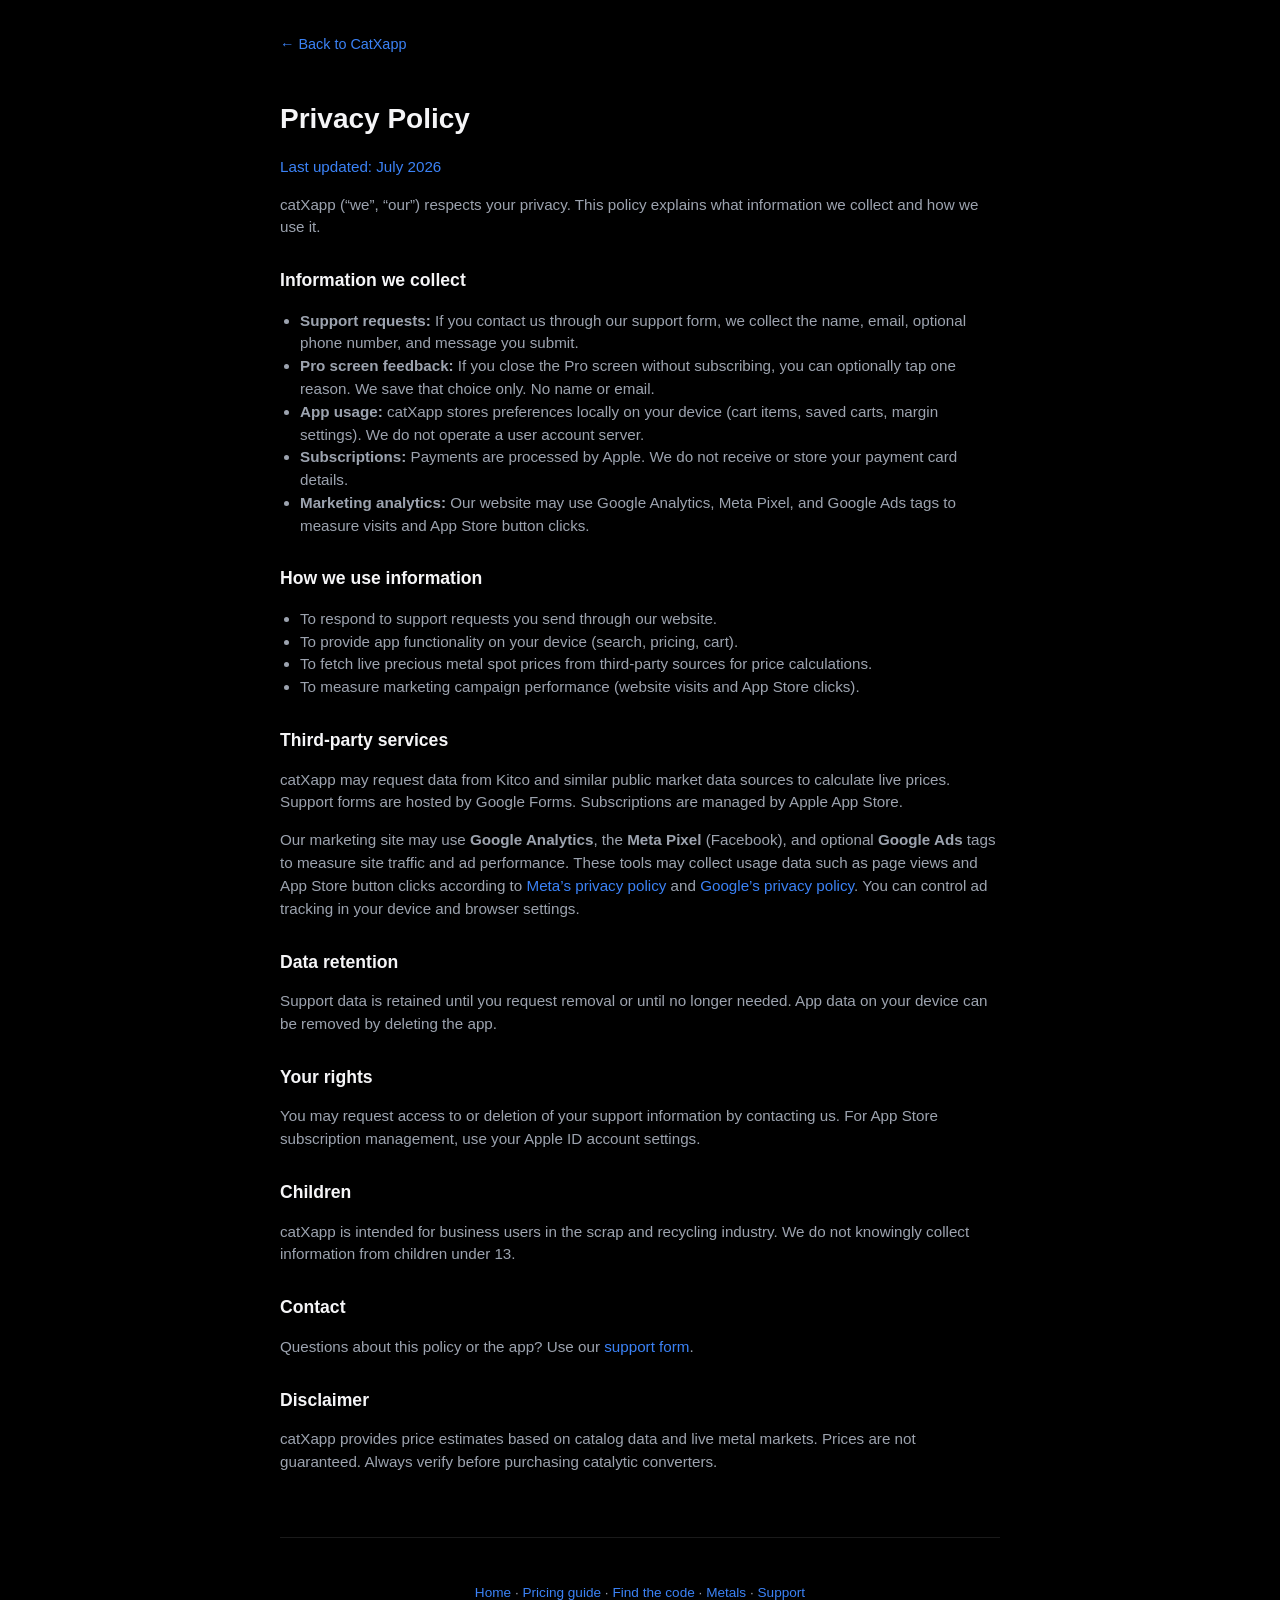
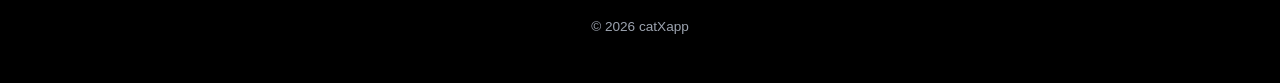
<file: website/privacy.html>
<!DOCTYPE html>
<html lang="en">
<head>
  <meta charset="UTF-8">
  <meta name="viewport" content="width=device-width, initial-scale=1.0">
  <meta name="facebook-domain-verification" content="h4gbcyn7iybbsrwvybiato51m6f7g4">
  <meta name="description" content="CatXapp Privacy Policy — how we handle support contacts, app data, and marketing analytics.">
  <title>Privacy Policy — CatXapp</title>
  <link rel="canonical" href="https://catxapp.com/privacy.html">
  <link rel="icon" type="image/png" href="assets/favicon.png">
  <link rel="apple-touch-icon" href="assets/apple-touch-icon.png">
  <link rel="stylesheet" href="styles.css?v=9">
  <script src="site-config.js?v=9"></script>
  <!-- Google tag (gtag.js) -->
  <script async src="https://www.googletagmanager.com/gtag/js?id=G-38ZSBYS0C1"></script>
  <script>
    window.dataLayer = window.dataLayer || [];
    function gtag(){dataLayer.push(arguments);}
    gtag('js', new Date());
    gtag('config', 'G-38ZSBYS0C1');
  </script>
  <script src="analytics.js?v=9"></script>
</head>
<body>
  <main class="container legal-page">
    <a href="index.html" class="back-link">&larr; Back to CatXapp</a>

    <h1>Privacy Policy</h1>
    <p><em>Last updated: July 2026</em></p>

    <p>catXapp (&ldquo;we&rdquo;, &ldquo;our&rdquo;) respects your privacy. This policy explains what information we collect and how we use it.</p>

    <h2>Information we collect</h2>
    <ul>
      <li><strong>Support requests:</strong> If you contact us through our support form, we collect the name, email, optional phone number, and message you submit.</li>
      <li><strong>Pro screen feedback:</strong> If you close the Pro screen without subscribing, you can optionally tap one reason. We save that choice only. No name or email.</li>
      <li><strong>App usage:</strong> catXapp stores preferences locally on your device (cart items, saved carts, margin settings). We do not operate a user account server.</li>
      <li><strong>Subscriptions:</strong> Payments are processed by Apple. We do not receive or store your payment card details.</li>
      <li><strong>Marketing analytics:</strong> Our website may use Google Analytics, Meta Pixel, and Google Ads tags to measure visits and App Store button clicks.</li>
    </ul>

    <h2>How we use information</h2>
    <ul>
      <li>To respond to support requests you send through our website.</li>
      <li>To provide app functionality on your device (search, pricing, cart).</li>
      <li>To fetch live precious metal spot prices from third-party sources for price calculations.</li>
      <li>To measure marketing campaign performance (website visits and App Store clicks).</li>
    </ul>

    <h2>Third-party services</h2>
    <p>catXapp may request data from Kitco and similar public market data sources to calculate live prices. Support forms are hosted by Google Forms. Subscriptions are managed by Apple App Store.</p>
    <p>Our marketing site may use <strong>Google Analytics</strong>, the <strong>Meta Pixel</strong> (Facebook), and optional <strong>Google Ads</strong> tags to measure site traffic and ad performance. These tools may collect usage data such as page views and App Store button clicks according to <a href="https://www.facebook.com/privacy/policy/" rel="noopener noreferrer">Meta&rsquo;s privacy policy</a> and <a href="https://policies.google.com/privacy" rel="noopener noreferrer">Google&rsquo;s privacy policy</a>. You can control ad tracking in your device and browser settings.</p>

    <h2>Data retention</h2>
    <p>Support data is retained until you request removal or until no longer needed. App data on your device can be removed by deleting the app.</p>

    <h2>Your rights</h2>
    <p>You may request access to or deletion of your support information by contacting us. For App Store subscription management, use your Apple ID account settings.</p>

    <h2>Children</h2>
    <p>catXapp is intended for business users in the scrap and recycling industry. We do not knowingly collect information from children under 13.</p>

    <h2>Contact</h2>
    <p>Questions about this policy or the app? Use our <a href="support.html">support form</a>.</p>

    <h2>Disclaimer</h2>
    <p>catXapp provides price estimates based on catalog data and live metal markets. Prices are not guaranteed. Always verify before purchasing catalytic converters.</p>
  </main>

  <footer class="site-footer container">
    <p>
      <a href="index.html">Home</a>
      &middot;
      <a href="how-to-price-catalytic-converter.html">Pricing guide</a>
      &middot;
      <a href="where-to-find-catalytic-converter-code.html">Find the code</a>
      &middot;
      <a href="why-catalytic-converter-prices-move.html">Metals</a>
      &middot;
      <a href="support.html">Support</a>
    </p>
    <p class="copyright">&copy; <span id="year"></span> catXapp</p>
  </footer>

  <script>
    document.getElementById("year").textContent = new Date().getFullYear();
  </script>
</body>
</html>
</file>
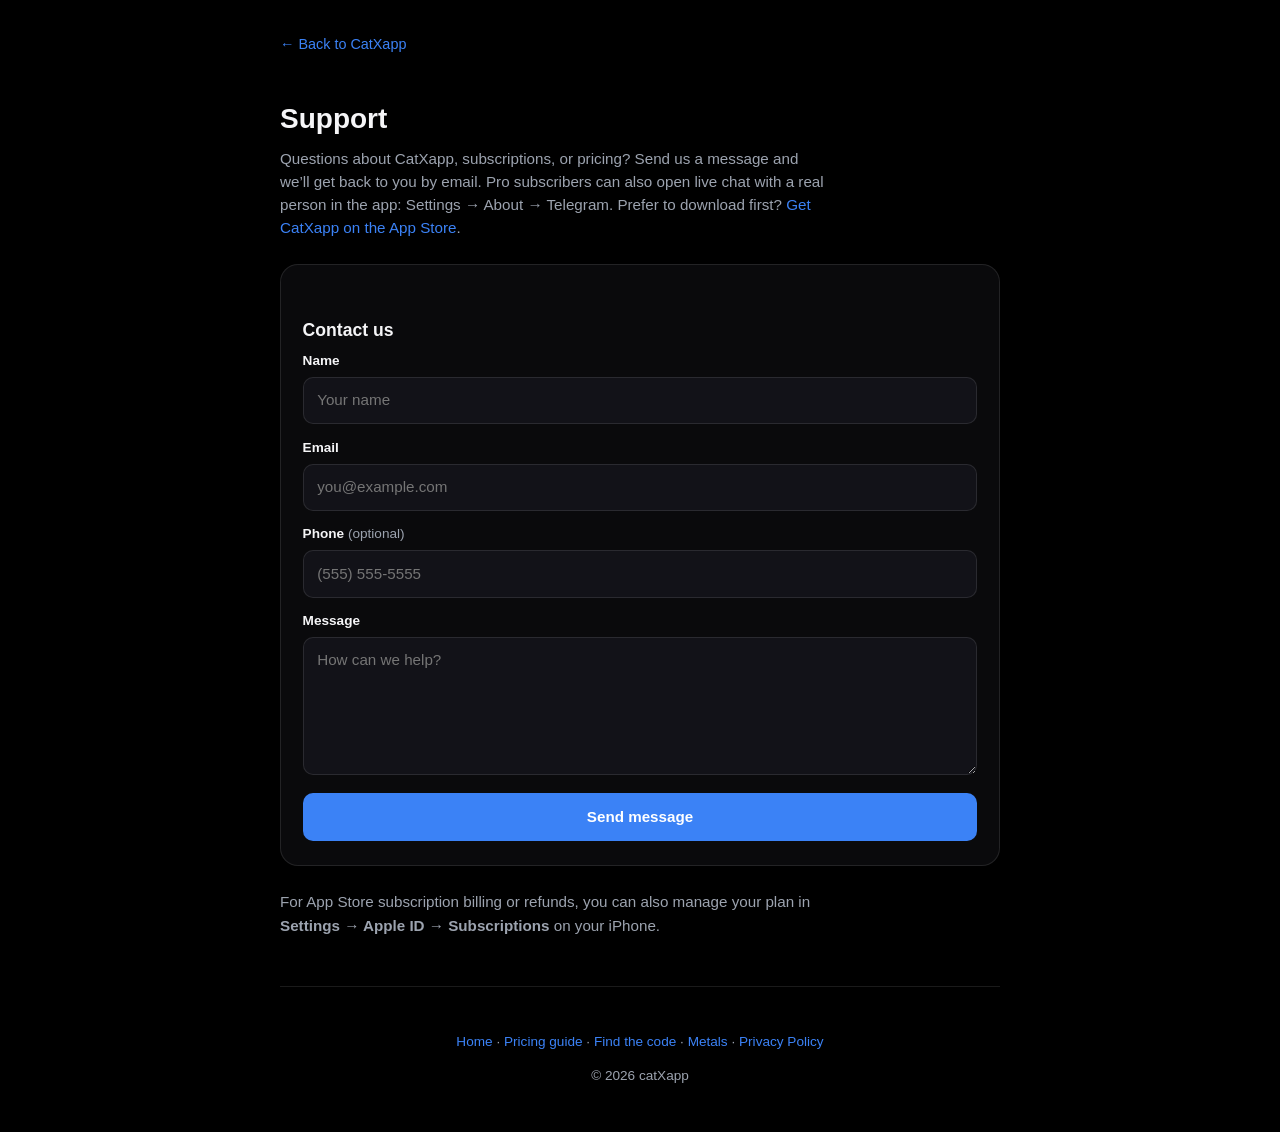
<file: website/support.html>
<!DOCTYPE html>
<html lang="en">
<head>
  <meta charset="UTF-8">
  <meta name="viewport" content="width=device-width, initial-scale=1.0">
  <meta name="facebook-domain-verification" content="h4gbcyn7iybbsrwvybiato51m6f7g4">
  <meta name="description" content="Contact CatXapp support — questions about the app, subscriptions, or pricing.">
  <title>Support — CatXapp</title>
  <link rel="canonical" href="https://catxapp.com/support.html">
  <link rel="icon" type="image/png" href="assets/favicon.png">
  <link rel="apple-touch-icon" href="assets/apple-touch-icon.png">
  <link rel="stylesheet" href="styles.css?v=9">
  <script src="site-config.js?v=9"></script>
  <!-- Google tag (gtag.js) -->
  <script async src="https://www.googletagmanager.com/gtag/js?id=G-38ZSBYS0C1"></script>
  <script>
    window.dataLayer = window.dataLayer || [];
    function gtag(){dataLayer.push(arguments);}
    gtag('js', new Date());
    gtag('config', 'G-38ZSBYS0C1');
  </script>
  <script src="analytics.js?v=9"></script>
</head>
<body>
  <main class="container legal-page">
    <a href="index.html" class="back-link">&larr; Back to CatXapp</a>

    <h1>Support</h1>
    <p class="support-intro">Questions about CatXapp, subscriptions, or pricing? Send us a message and we&rsquo;ll get back to you by email. Pro subscribers can also open live chat with a real person in the app: Settings → About → Telegram. Prefer to download first? <a class="js-app-store" href="https://apps.apple.com/us/app/catxapp/id6784522794" rel="noopener">Get CatXapp on the App Store</a>.</p>

    <section class="support-card" id="support-section" aria-labelledby="support-heading">
      <h2 id="support-heading" class="support-card__title">Contact us</h2>

      <div id="support-unconfigured" class="support-notice" hidden>
        <p>The contact form is not configured yet. See <code>website/README.md</code> → <strong>Support / Google Form</strong> to connect your Google Form and enable email notifications.</p>
      </div>

      <form id="support-form" class="site-form" method="POST" novalidate hidden>
        <label class="form-field">
          <span class="form-label">Name</span>
          <input type="text" id="support-name" name="name" required autocomplete="name" placeholder="Your name">
        </label>
        <label class="form-field">
          <span class="form-label">Email</span>
          <input type="email" id="support-email" name="email" required autocomplete="email" placeholder="you@example.com">
        </label>
        <label class="form-field">
          <span class="form-label">Phone <span class="form-label-optional">(optional)</span></span>
          <input type="tel" id="support-phone" name="phone" autocomplete="tel" placeholder="(555) 555-5555">
        </label>
        <label class="form-field">
          <span class="form-label">Message</span>
          <textarea id="support-message" name="message" required rows="5" placeholder="How can we help?"></textarea>
        </label>
        <button type="submit" class="form-submit">Send message</button>
        <p id="support-status" class="form-status" hidden role="status"></p>
      </form>
    </section>

    <p class="support-note">For App Store subscription billing or refunds, you can also manage your plan in <strong>Settings → Apple ID → Subscriptions</strong> on your iPhone.</p>
  </main>

  <footer class="site-footer container">
    <p>
      <a href="index.html">Home</a>
      &middot;
      <a href="how-to-price-catalytic-converter.html">Pricing guide</a>
      &middot;
      <a href="where-to-find-catalytic-converter-code.html">Find the code</a>
      &middot;
      <a href="why-catalytic-converter-prices-move.html">Metals</a>
      &middot;
      <a href="privacy.html">Privacy Policy</a>
    </p>
    <p class="copyright">&copy; <span id="year"></span> catXapp</p>
  </footer>

  <script>
    document.getElementById("year").textContent = new Date().getFullYear();

    (function () {
      var config = window.SITE_CONFIG || {};
      var formConfig = config.supportForm || {};
      var form = document.getElementById("support-form");
      var unconfigured = document.getElementById("support-unconfigured");
      var status = document.getElementById("support-status");
      var submitButton = form.querySelector(".form-submit");

      if (!formConfig.action || !formConfig.fields || !formConfig.fields.email) {
        unconfigured.hidden = false;
        return;
      }

      form.hidden = false;
      form.action = formConfig.action;

      var fields = formConfig.fields;
      document.getElementById("support-name").name = fields.name;
      document.getElementById("support-email").name = fields.email;
      document.getElementById("support-phone").name = fields.phone;
      document.getElementById("support-message").name = fields.message;

      form.addEventListener("submit", function (event) {
        event.preventDefault();
        status.hidden = true;
        status.classList.remove("form-status--success", "form-status--error");

        var nameInput = document.getElementById("support-name");
        var emailInput = document.getElementById("support-email");
        var messageInput = document.getElementById("support-message");

        if (!nameInput.value.trim()) {
          status.textContent = "Please enter your name.";
          status.classList.add("form-status--error");
          status.hidden = false;
          nameInput.focus();
          return;
        }
        if (!emailInput.value.trim()) {
          status.textContent = "Please enter your email address.";
          status.classList.add("form-status--error");
          status.hidden = false;
          emailInput.focus();
          return;
        }
        if (!emailInput.checkValidity()) {
          status.textContent = "Please enter a valid email address.";
          status.classList.add("form-status--error");
          status.hidden = false;
          emailInput.focus();
          return;
        }
        if (!messageInput.value.trim()) {
          status.textContent = "Please enter a message.";
          status.classList.add("form-status--error");
          status.hidden = false;
          messageInput.focus();
          return;
        }

        submitButton.disabled = true;
        submitButton.textContent = "Sending…";

        fetch(form.action, {
          method: "POST",
          mode: "no-cors",
          body: new FormData(form)
        })
          .then(function () {
            form.querySelectorAll(".form-field, .form-submit").forEach(function (el) {
              el.hidden = true;
            });
            status.textContent = "Message sent! We\u2019ll reply to your email as soon as we can.";
            status.classList.add("form-status--success");
            status.hidden = false;
          })
          .catch(function () {
            status.textContent = "Something went wrong. Please try again.";
            status.classList.add("form-status--error");
            status.hidden = false;
            submitButton.disabled = false;
            submitButton.textContent = "Send message";
          });
      });
    })();

    (function () {
      var config = window.SITE_CONFIG || {};
      var url = config.appStoreURL;
      if (!url) return;
      document.querySelectorAll(".js-app-store").forEach(function (link) {
        link.href = url;
        link.addEventListener("click", function () {
          if (config.metaPixelId && typeof window.fbq === "function") {
            fbq("trackCustom", "AppStoreClick");
            fbq("track", "Contact");
          }
          if (config.googleAnalyticsId && typeof window.gtag === "function") {
            gtag("event", "store_click", {
              event_category: "engagement",
              event_label: "app_store"
            });
          }
        });
      });
    })();
  </script>
</body>
</html>
</file>
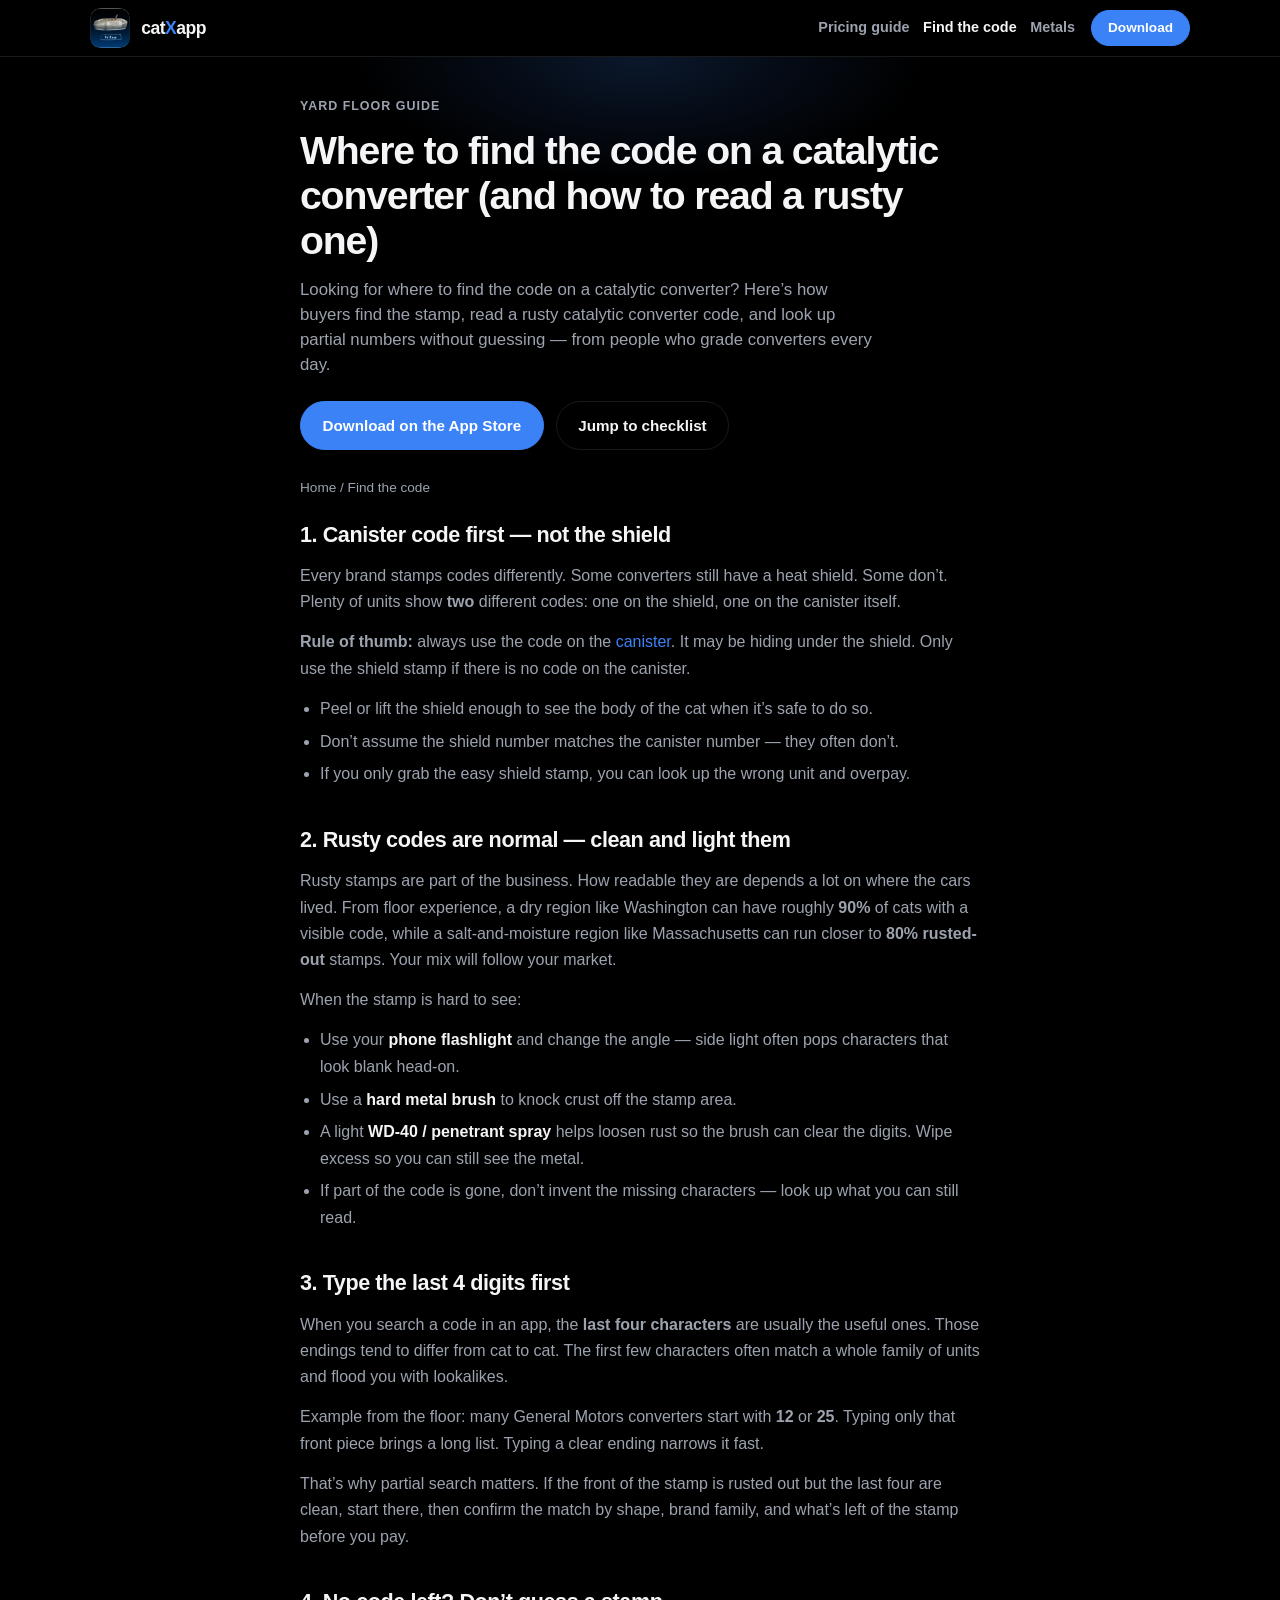
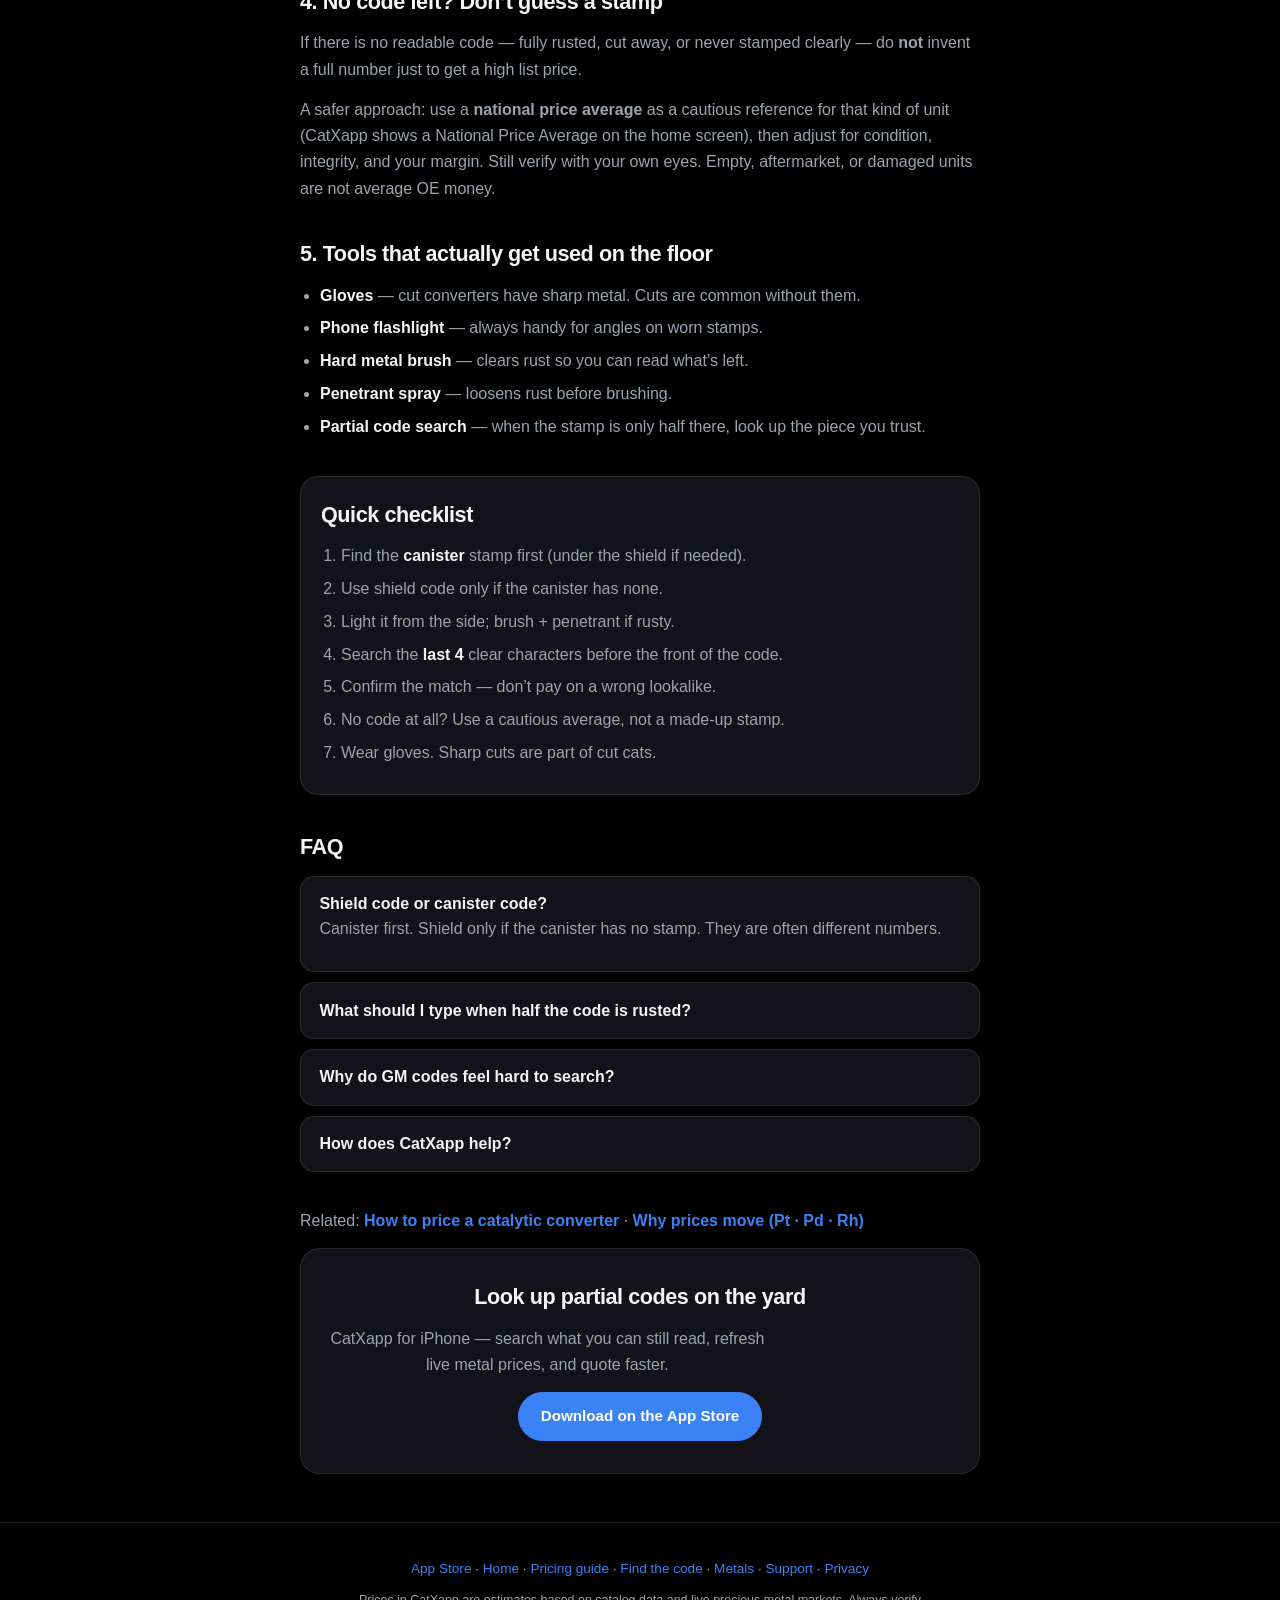
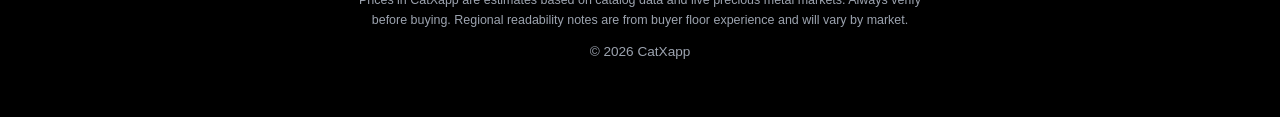
<file: website/where-to-find-catalytic-converter-code.html>
<!DOCTYPE html>
<html lang="en">
<head>
  <meta charset="UTF-8">
  <meta name="viewport" content="width=device-width, initial-scale=1.0">
  <meta name="facebook-domain-verification" content="h4gbcyn7iybbsrwvybiato51m6f7g4">
  <title>Where to Find the Code on a Catalytic Converter (Rusty Stamps) | CatXapp</title>
  <meta name="description" content="Where to find the code on a catalytic converter: canister vs shield stamps, how to read a rusty converter code, and partial search tips from real yard buyers.">
  <link rel="canonical" href="https://catxapp.com/where-to-find-catalytic-converter-code.html">
  <meta name="robots" content="index, follow, max-image-preview:large, max-snippet:-1">
  <meta name="author" content="CatXapp">
  <meta property="og:type" content="article">
  <meta property="og:locale" content="en_US">
  <meta property="og:site_name" content="CatXapp">
  <meta property="og:url" content="https://catxapp.com/where-to-find-catalytic-converter-code.html">
  <meta property="og:title" content="Where to Find the Code on a Catalytic Converter (and How to Read a Rusty One)">
  <meta property="og:description" content="Canister vs shield codes, how to read rusty stamps, last-4 search tips, and what to do when the code is gone.">
  <meta property="og:image" content="https://catxapp.com/assets/screenshots/01-search-result.png">
  <meta property="og:image:alt" content="CatXapp catalytic converter code search on iPhone">
  <meta property="article:published_time" content="2026-10-23">
  <meta property="article:modified_time" content="2026-10-23">
  <meta property="article:section" content="Catalytic converter buying">
  <meta name="twitter:card" content="summary_large_image">
  <meta name="twitter:title" content="Where to Find the Code on a Catalytic Converter">
  <meta name="twitter:description" content="How yards find stamps, clean rusty codes, and look up partial numbers without guessing.">
  <meta name="twitter:image" content="https://catxapp.com/assets/screenshots/01-search-result.png">
  <link rel="icon" type="image/png" href="assets/favicon.png">
  <link rel="apple-touch-icon" href="assets/apple-touch-icon.png">
  <link rel="stylesheet" href="styles.css?v=20">
  <script src="site-config.js?v=13"></script>
  <!-- Google tag (gtag.js) -->
  <script async src="https://www.googletagmanager.com/gtag/js?id=G-38ZSBYS0C1"></script>
  <script>
    window.dataLayer = window.dataLayer || [];
    function gtag(){dataLayer.push(arguments);}
    gtag('js', new Date());
    gtag('config', 'G-38ZSBYS0C1');
  </script>
  <script src="analytics.js?v=13"></script>
  <script type="application/ld+json">
  {
    "@context": "https://schema.org",
    "@graph": [
      {
        "@type": "Organization",
        "name": "CatXapp",
        "url": "https://catxapp.com/",
        "logo": "https://catxapp.com/assets/logo.png"
      },
      {
        "@type": "BreadcrumbList",
        "itemListElement": [
          {
            "@type": "ListItem",
            "position": 1,
            "name": "Home",
            "item": "https://catxapp.com/"
          },
          {
            "@type": "ListItem",
            "position": 2,
            "name": "Where to find the code on a catalytic converter",
            "item": "https://catxapp.com/where-to-find-catalytic-converter-code.html"
          }
        ]
      },
      {
        "@type": "Article",
        "headline": "Where to Find the Code on a Catalytic Converter (and How to Read a Rusty One)",
        "description": "Practical guide to finding catalytic converter stamps, canister vs shield codes, cleaning rusty stamps, and looking up partial codes.",
        "author": {
          "@type": "Organization",
          "name": "CatXapp"
        },
        "publisher": {
          "@type": "Organization",
          "name": "CatXapp",
          "logo": {
            "@type": "ImageObject",
            "url": "https://catxapp.com/assets/logo.png"
          }
        },
        "mainEntityOfPage": "https://catxapp.com/where-to-find-catalytic-converter-code.html",
        "image": "https://catxapp.com/assets/screenshots/01-search-result.png",
        "datePublished": "2026-10-23",
        "dateModified": "2026-10-23",
        "inLanguage": "en-US",
        "about": [
          "catalytic converter code",
          "rusty catalytic converter stamp",
          "partial code lookup"
        ]
      },
      {
        "@type": "HowTo",
        "name": "How to find and read a catalytic converter code",
        "description": "Find the canister stamp, clean a rusty code, and look up partial characters without guessing.",
        "totalTime": "PT5M",
        "tool": [
          { "@type": "HowToTool", "name": "Phone flashlight" },
          { "@type": "HowToTool", "name": "Hard metal brush" },
          { "@type": "HowToTool", "name": "Rust penetrant spray" },
          { "@type": "HowToTool", "name": "Work gloves" }
        ],
        "step": [
          {
            "@type": "HowToStep",
            "name": "Find the canister stamp",
            "text": "Look for the code on the converter canister first. It may be under the heat shield. Use the shield code only if there is no canister stamp."
          },
          {
            "@type": "HowToStep",
            "name": "Clean and light a rusty stamp",
            "text": "Use a phone flashlight at different angles, a hard metal brush, and light penetrant spray to reveal worn characters."
          },
          {
            "@type": "HowToStep",
            "name": "Search the last four characters",
            "text": "Type the clearest ending of the code first — usually the last four characters — then confirm the match before paying."
          },
          {
            "@type": "HowToStep",
            "name": "If no code remains, do not invent one",
            "text": "Use a cautious national price average and adjust for condition and margin. Never invent a full stamp."
          }
        ]
      },
      {
        "@type": "FAQPage",
        "mainEntity": [
          {
            "@type": "Question",
            "name": "Where is the code on a catalytic converter?",
            "acceptedAnswer": {
              "@type": "Answer",
              "text": "Every brand stamps differently. Some units have a heat shield and some do not. You may see one code on the shield and another on the canister. Always prefer the code on the canister — it can hide under the shield. Use the shield code only if there is no code on the canister."
            }
          },
          {
            "@type": "Question",
            "name": "How do you read a rusty catalytic converter code?",
            "acceptedAnswer": {
              "@type": "Answer",
              "text": "Use a phone flashlight at different angles, a hard metal brush, and a light rust penetrant spray to clear the stamp. If part of the code is gone, look up the characters you can still read with a partial search. The last four digits are usually the most useful to type first."
            }
          },
          {
            "@type": "Question",
            "name": "What if there is no readable code at all?",
            "acceptedAnswer": {
              "@type": "Answer",
              "text": "If the stamp is gone or unreadable, many buyers use a national price average as a cautious reference for that type of unit — then adjust for condition and their own margin. Never invent a full code."
            }
          },
          {
            "@type": "Question",
            "name": "Why are some states harder for converter codes?",
            "acceptedAnswer": {
              "@type": "Answer",
              "text": "Rust and road salt vary by region. From floor experience, states like Washington often have a high share of readable stamps, while wetter or salt-heavy regions such as Massachusetts can see a much higher share of rusted-out codes."
            }
          }
        ]
      }
    ]
  }
  </script>
</head>
<body>
  <header class="topbar">
    <div class="wrap topbar-inner">
      <a class="brand" href="/">
        <img src="assets/logo.png" alt="CatXapp" width="40" height="40">
        <span class="wordmark" aria-label="catXapp"><span>cat</span><span class="x">X</span><span>app</span></span>
      </a>
      <nav class="topbar-links" aria-label="Guides">
        <a class="topbar-link" href="how-to-price-catalytic-converter.html">Pricing guide</a>
        <a class="topbar-link" href="where-to-find-catalytic-converter-code.html" aria-current="page">Find the code</a>
        <a class="topbar-link" href="why-catalytic-converter-prices-move.html">Metals</a>
      </nav>
      <a class="btn btn-blue btn-small js-store" href="https://apps.apple.com/us/app/catxapp/id6784522794" rel="noopener">Download</a>
    </div>
  </header>

  <main>
    <article class="guide">
      <header class="guide-hero wrap slim">
        <p class="kicker">Yard floor guide</p>
        <h1>Where to find the code on a catalytic converter (and how to read a rusty one)</h1>
        <p class="lede">Looking for where to find the code on a catalytic converter? Here&rsquo;s how buyers find the stamp, read a rusty catalytic converter code, and look up partial numbers without guessing — from people who grade converters every day.</p>
        <div class="actions">
          <a class="btn btn-blue js-store" href="https://apps.apple.com/us/app/catxapp/id6784522794" rel="noopener">Download on the App Store</a>
          <a class="btn btn-outline" href="#checklist">Jump to checklist</a>
        </div>
      </header>

      <div class="wrap slim guide-body">
        <section aria-labelledby="where-title">
          <nav class="guide-crumbs" aria-label="Breadcrumb">
            <a href="/">Home</a>
            <span aria-hidden="true"> / </span>
            <span>Find the code</span>
          </nav>
          <h2 id="where-title">1. Canister code first — not the shield</h2>
          <p>Every brand stamps codes differently. Some converters still have a heat shield. Some don&rsquo;t. Plenty of units show <strong>two</strong> different codes: one on the shield, one on the canister itself.</p>
          <p><strong>Rule of thumb:</strong> always use the code on the <em>canister</em>. It may be hiding under the shield. Only use the shield stamp if there is no code on the canister.</p>
          <ul>
            <li>Peel or lift the shield enough to see the body of the cat when it&rsquo;s safe to do so.</li>
            <li>Don&rsquo;t assume the shield number matches the canister number — they often don&rsquo;t.</li>
            <li>If you only grab the easy shield stamp, you can look up the wrong unit and overpay.</li>
          </ul>
        </section>

        <section aria-labelledby="rust-title">
          <h2 id="rust-title">2. Rusty codes are normal — clean and light them</h2>
          <p>Rusty stamps are part of the business. How readable they are depends a lot on where the cars lived. From floor experience, a dry region like Washington can have roughly <strong>90%</strong> of cats with a visible code, while a salt-and-moisture region like Massachusetts can run closer to <strong>80% rusted-out</strong> stamps. Your mix will follow your market.</p>
          <p>When the stamp is hard to see:</p>
          <ul>
            <li>Use your <strong>phone flashlight</strong> and change the angle — side light often pops characters that look blank head-on.</li>
            <li>Use a <strong>hard metal brush</strong> to knock crust off the stamp area.</li>
            <li>A light <strong>WD-40 / penetrant spray</strong> helps loosen rust so the brush can clear the digits. Wipe excess so you can still see the metal.</li>
            <li>If part of the code is gone, don&rsquo;t invent the missing characters — look up what you can still read.</li>
          </ul>
        </section>

        <section aria-labelledby="partial-title">
          <h2 id="partial-title">3. Type the last 4 digits first</h2>
          <p>When you search a code in an app, the <strong>last four characters</strong> are usually the useful ones. Those endings tend to differ from cat to cat. The first few characters often match a whole family of units and flood you with lookalikes.</p>
          <p>Example from the floor: many General Motors converters start with <strong>12</strong> or <strong>25</strong>. Typing only that front piece brings a long list. Typing a clear ending narrows it fast.</p>
          <p>That&rsquo;s why partial search matters. If the front of the stamp is rusted out but the last four are clean, start there, then confirm the match by shape, brand family, and what&rsquo;s left of the stamp before you pay.</p>
        </section>

        <section aria-labelledby="nocode-title">
          <h2 id="nocode-title">4. No code left? Don&rsquo;t guess a stamp</h2>
          <p>If there is no readable code — fully rusted, cut away, or never stamped clearly — do <strong>not</strong> invent a full number just to get a high list price.</p>
          <p>A safer approach: use a <strong>national price average</strong> as a cautious reference for that kind of unit (CatXapp shows a National Price Average on the home screen), then adjust for condition, integrity, and your margin. Still verify with your own eyes. Empty, aftermarket, or damaged units are not average OE money.</p>
        </section>

        <section aria-labelledby="tools-title">
          <h2 id="tools-title">5. Tools that actually get used on the floor</h2>
          <ul>
            <li><strong>Gloves</strong> — cut converters have sharp metal. Cuts are common without them.</li>
            <li><strong>Phone flashlight</strong> — always handy for angles on worn stamps.</li>
            <li><strong>Hard metal brush</strong> — clears rust so you can read what&rsquo;s left.</li>
            <li><strong>Penetrant spray</strong> — loosens rust before brushing.</li>
            <li><strong>Partial code search</strong> — when the stamp is only half there, look up the piece you trust.</li>
          </ul>
        </section>

        <section class="guide-checklist" id="checklist" aria-labelledby="checklist-title">
          <h2 id="checklist-title">Quick checklist</h2>
          <ol class="checklist">
            <li>Find the <strong>canister</strong> stamp first (under the shield if needed).</li>
            <li>Use shield code only if the canister has none.</li>
            <li>Light it from the side; brush + penetrant if rusty.</li>
            <li>Search the <strong>last 4</strong> clear characters before the front of the code.</li>
            <li>Confirm the match — don&rsquo;t pay on a wrong lookalike.</li>
            <li>No code at all? Use a cautious average, not a made-up stamp.</li>
            <li>Wear gloves. Sharp cuts are part of cut cats.</li>
          </ol>
        </section>

        <section class="faq" aria-labelledby="guide-faq-title">
          <h2 id="guide-faq-title">FAQ</h2>
          <div class="faq-items">
            <details open>
              <summary>Shield code or canister code?</summary>
              <p>Canister first. Shield only if the canister has no stamp. They are often different numbers.</p>
            </details>
            <details>
              <summary>What should I type when half the code is rusted?</summary>
              <p>Type the clearest ending — usually the last four characters — then confirm the unit. Partial search beats guessing the missing digits.</p>
            </details>
            <details>
              <summary>Why do GM codes feel hard to search?</summary>
              <p>Many GM converters start with the same front digits (like 12 or 25). Those prefixes match lots of units. The ending is what separates them.</p>
            </details>
            <details>
              <summary>How does CatXapp help?</summary>
              <p>Full or partial code search on iPhone, live Pt · Pd · Rh adjusted prices, and a National Price Average when you need a cautious reference with no readable stamp. On Pro, chat with a real person from Settings. Free to try with 10 lookups per week.</p>
            </details>
          </div>
        </section>

        <p class="guide-related">Related: <a href="how-to-price-catalytic-converter.html">How to price a catalytic converter</a> · <a href="why-catalytic-converter-prices-move.html">Why prices move (Pt · Pd · Rh)</a></p>

        <div class="bottom-cta">
          <h2>Look up partial codes on the yard</h2>
          <p>CatXapp for iPhone — search what you can still read, refresh live metal prices, and quote faster.</p>
          <a class="btn btn-blue js-store" href="https://apps.apple.com/us/app/catxapp/id6784522794" rel="noopener">Download on the App Store</a>
        </div>
      </div>
    </article>
  </main>

  <footer class="footer">
    <div class="wrap">
      <p>
        <a class="js-store" href="https://apps.apple.com/us/app/catxapp/id6784522794" rel="noopener">App Store</a>
        ·
        <a href="/">Home</a>
        ·
        <a href="how-to-price-catalytic-converter.html">Pricing guide</a>
        ·
        <a href="where-to-find-catalytic-converter-code.html">Find the code</a>
        ·
        <a href="why-catalytic-converter-prices-move.html">Metals</a>
        ·
        <a href="support.html">Support</a>
        ·
        <a href="privacy.html">Privacy</a>
      </p>
      <p class="fine">Prices in CatXapp are estimates based on catalog data and live precious metal markets. Always verify before buying. Regional readability notes are from buyer floor experience and will vary by market.</p>
      <p class="copy">&copy; <span id="year"></span> CatXapp</p>
    </div>
  </footer>

  <script>
    document.getElementById("year").textContent = new Date().getFullYear();
    (function () {
      var config = window.SITE_CONFIG || {};
      var url = config.appStoreURL || "https://apps.apple.com/us/app/catxapp/id6784522794";
      document.querySelectorAll(".js-store").forEach(function (link) {
        link.href = url;
        link.addEventListener("click", function () {
          if (config.metaPixelId && typeof window.fbq === "function") {
            fbq("trackCustom", "AppStoreClick");
            fbq("track", "Contact");
          }
          if (config.googleAnalyticsId && typeof window.gtag === "function") {
            gtag("event", "store_click", {
              event_category: "engagement",
              event_label: "app_store"
            });
          }
          if (config.googleAdsId && config.googleAdsConversionLabel && typeof window.gtag === "function") {
            gtag("event", "conversion", {
              send_to: config.googleAdsId + "/" + config.googleAdsConversionLabel
            });
          }
        });
      });
    })();
  </script>
</body>
</html>
</file>
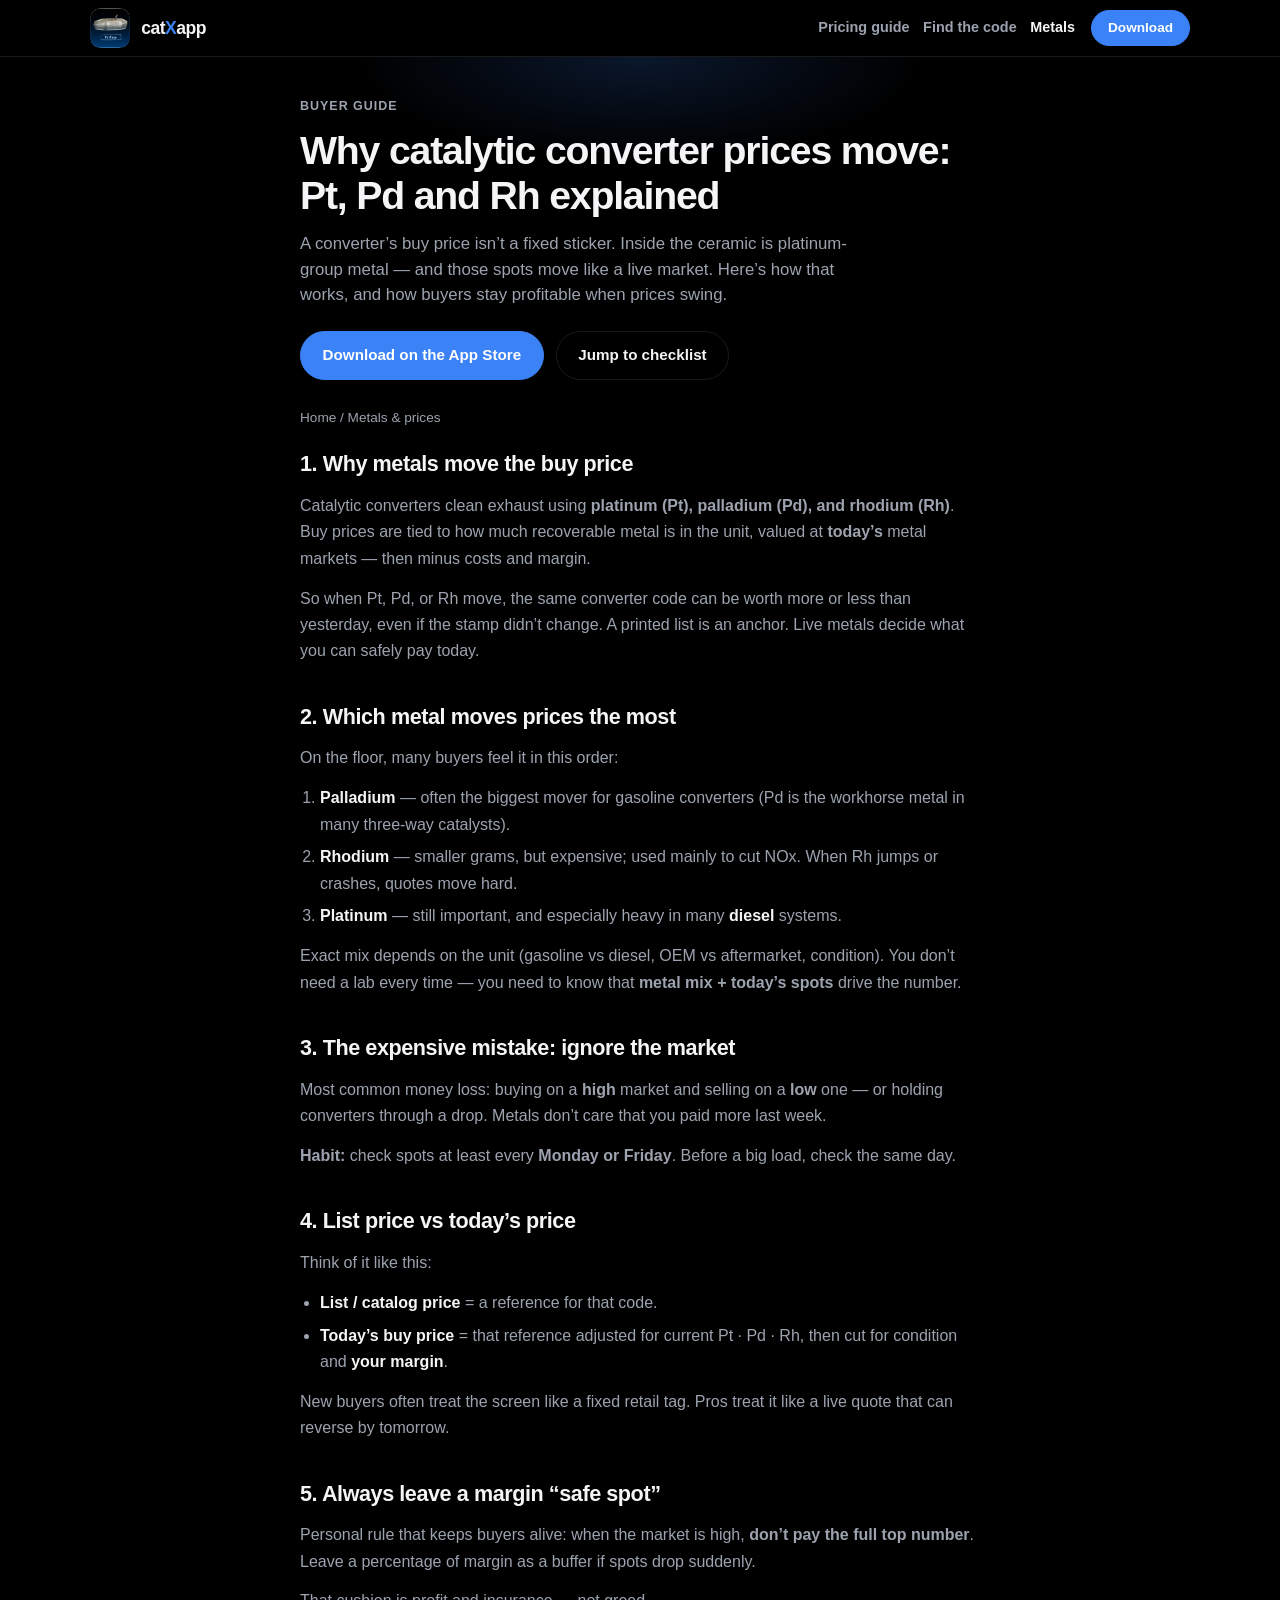
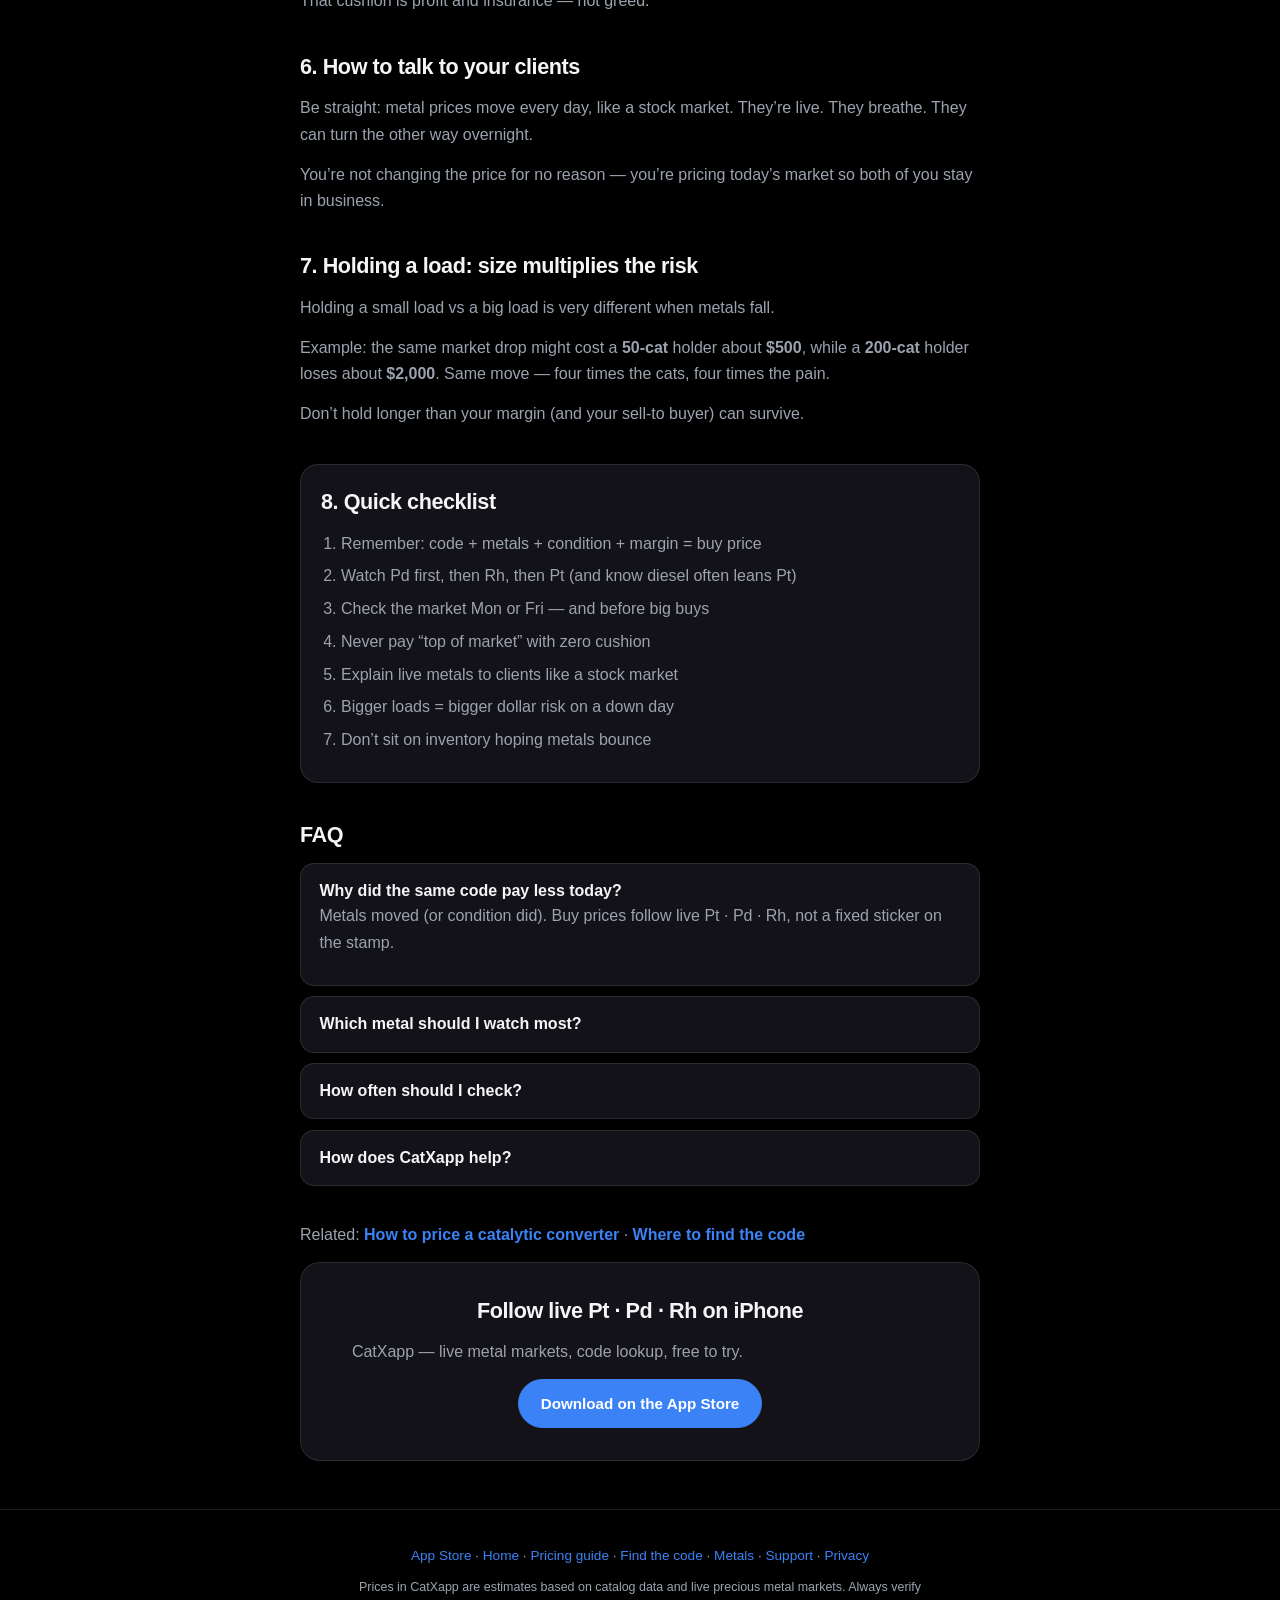
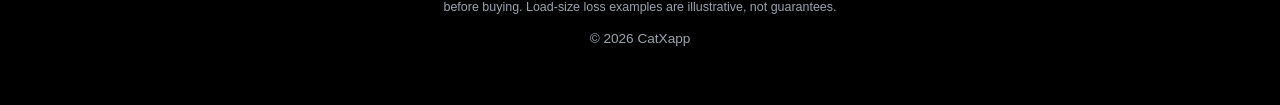
<file: website/why-catalytic-converter-prices-move.html>
<!DOCTYPE html>
<html lang="en">
<head>
  <meta charset="UTF-8">
  <meta name="viewport" content="width=device-width, initial-scale=1.0">
  <meta name="facebook-domain-verification" content="h4gbcyn7iybbsrwvybiato51m6f7g4">
  <title>Why Catalytic Converter Prices Move: Pt, Pd &amp; Rh Explained | CatXapp</title>
  <meta name="description" content="Why catalytic converter prices move with platinum, palladium, and rhodium — how buyers lose money ignoring the market, and how to keep margin when metals swing.">
  <link rel="canonical" href="https://catxapp.com/why-catalytic-converter-prices-move.html">
  <meta name="robots" content="index, follow, max-image-preview:large, max-snippet:-1">
  <meta name="author" content="CatXapp">
  <meta property="og:type" content="article">
  <meta property="og:locale" content="en_US">
  <meta property="og:site_name" content="CatXapp">
  <meta property="og:url" content="https://catxapp.com/why-catalytic-converter-prices-move.html">
  <meta property="og:title" content="Why Catalytic Converter Prices Move: Pt, Pd &amp; Rh Explained">
  <meta property="og:description" content="How platinum, palladium, and rhodium move converter buy prices — and how to keep margin when the market swings.">
  <meta property="og:image" content="https://catxapp.com/assets/screenshots/01-search-result.png">
  <meta property="og:image:alt" content="CatXapp live platinum palladium rhodium market strip">
  <meta property="article:published_time" content="2026-11-23">
  <meta property="article:modified_time" content="2026-11-23">
  <meta property="article:section" content="Catalytic converter buying">
  <meta name="twitter:card" content="summary_large_image">
  <meta name="twitter:title" content="Why Catalytic Converter Prices Move: Pt, Pd &amp; Rh">
  <meta name="twitter:description" content="Palladium, rhodium, platinum — how live metals move buy prices, and how buyers keep a margin buffer.">
  <meta name="twitter:image" content="https://catxapp.com/assets/screenshots/01-search-result.png">
  <link rel="icon" type="image/png" href="assets/favicon.png">
  <link rel="apple-touch-icon" href="assets/apple-touch-icon.png">
  <link rel="stylesheet" href="styles.css?v=22">
  <script src="site-config.js?v=13"></script>
  <!-- Google tag (gtag.js) -->
  <script async src="https://www.googletagmanager.com/gtag/js?id=G-38ZSBYS0C1"></script>
  <script>
    window.dataLayer = window.dataLayer || [];
    function gtag(){dataLayer.push(arguments);}
    gtag('js', new Date());
    gtag('config', 'G-38ZSBYS0C1');
  </script>
  <script src="analytics.js?v=13"></script>
  <script type="application/ld+json">
  {
    "@context": "https://schema.org",
    "@graph": [
      {
        "@type": "Organization",
        "name": "CatXapp",
        "url": "https://catxapp.com/",
        "logo": "https://catxapp.com/assets/logo.png"
      },
      {
        "@type": "BreadcrumbList",
        "itemListElement": [
          {
            "@type": "ListItem",
            "position": 1,
            "name": "Home",
            "item": "https://catxapp.com/"
          },
          {
            "@type": "ListItem",
            "position": 2,
            "name": "Why catalytic converter prices move",
            "item": "https://catxapp.com/why-catalytic-converter-prices-move.html"
          }
        ]
      },
      {
        "@type": "Article",
        "headline": "Why Catalytic Converter Prices Move: Pt, Pd and Rh Explained",
        "description": "How platinum, palladium, and rhodium spot markets move catalytic converter buy prices, and how buyers keep margin when metals swing.",
        "author": {
          "@type": "Organization",
          "name": "CatXapp"
        },
        "publisher": {
          "@type": "Organization",
          "name": "CatXapp",
          "logo": {
            "@type": "ImageObject",
            "url": "https://catxapp.com/assets/logo.png"
          }
        },
        "mainEntityOfPage": "https://catxapp.com/why-catalytic-converter-prices-move.html",
        "image": "https://catxapp.com/assets/screenshots/01-search-result.png",
        "datePublished": "2026-11-23",
        "dateModified": "2026-11-23",
        "inLanguage": "en-US",
        "about": [
          "catalytic converter prices",
          "platinum palladium rhodium",
          "PGM market"
        ]
      },
      {
        "@type": "FAQPage",
        "mainEntity": [
          {
            "@type": "Question",
            "name": "Why did the same converter code pay less today?",
            "acceptedAnswer": {
              "@type": "Answer",
              "text": "Platinum, palladium, or rhodium spots moved — or the unit’s condition changed. Buy prices follow live metal markets, not a fixed sticker on the stamp."
            }
          },
          {
            "@type": "Question",
            "name": "Which metal moves catalytic converter prices the most?",
            "acceptedAnswer": {
              "@type": "Answer",
              "text": "Many buyers feel palladium moves gasoline converter prices the most, rhodium second, and platinum third. Diesel systems often lean heavier on platinum. Exact mix depends on the unit."
            }
          },
          {
            "@type": "Question",
            "name": "How often should buyers check metal prices?",
            "acceptedAnswer": {
              "@type": "Answer",
              "text": "At least every Monday or Friday. Before a large load, check the same day. Ignoring the market is how buyers lose money buying high and selling low."
            }
          },
          {
            "@type": "Question",
            "name": "How does CatXapp help with metal markets?",
            "acceptedAnswer": {
              "@type": "Answer",
              "text": "CatXapp shows live platinum, palladium, and rhodium market data and historic moves so you can follow the market, plus converter code lookup tied to live pricing."
            }
          }
        ]
      }
    ]
  }
  </script>
</head>
<body>
  <header class="topbar">
    <div class="wrap topbar-inner">
      <a class="brand" href="/">
        <img src="assets/logo.png" alt="CatXapp" width="40" height="40">
        <span class="wordmark" aria-label="catXapp"><span>cat</span><span class="x">X</span><span>app</span></span>
      </a>
      <nav class="topbar-links" aria-label="Guides">
        <a class="topbar-link" href="how-to-price-catalytic-converter.html">Pricing guide</a>
        <a class="topbar-link" href="where-to-find-catalytic-converter-code.html">Find the code</a>
        <a class="topbar-link" href="why-catalytic-converter-prices-move.html" aria-current="page">Metals</a>
      </nav>
      <a class="btn btn-blue btn-small js-store" href="https://apps.apple.com/us/app/catxapp/id6784522794" rel="noopener">Download</a>
    </div>
  </header>

  <main>
    <article class="guide">
      <header class="guide-hero wrap slim">
        <p class="kicker">Buyer guide</p>
        <h1>Why catalytic converter prices move: Pt, Pd and Rh explained</h1>
        <p class="lede">A converter&rsquo;s buy price isn&rsquo;t a fixed sticker. Inside the ceramic is platinum-group metal — and those spots move like a live market. Here&rsquo;s how that works, and how buyers stay profitable when prices swing.</p>
        <div class="actions">
          <a class="btn btn-blue js-store" href="https://apps.apple.com/us/app/catxapp/id6784522794" rel="noopener">Download on the App Store</a>
          <a class="btn btn-outline" href="#checklist">Jump to checklist</a>
        </div>
      </header>

      <div class="wrap slim guide-body">
        <nav class="guide-crumbs" aria-label="Breadcrumb">
          <a href="/">Home</a>
          <span aria-hidden="true"> / </span>
          <span>Metals &amp; prices</span>
        </nav>

        <section aria-labelledby="why-title">
          <h2 id="why-title">1. Why metals move the buy price</h2>
          <p>Catalytic converters clean exhaust using <strong>platinum (Pt), palladium (Pd), and rhodium (Rh)</strong>. Buy prices are tied to how much recoverable metal is in the unit, valued at <strong>today&rsquo;s</strong> metal markets — then minus costs and margin.</p>
          <p>So when Pt, Pd, or Rh move, the same converter code can be worth more or less than yesterday, even if the stamp didn&rsquo;t change. A printed list is an anchor. Live metals decide what you can safely pay today.</p>
        </section>

        <section aria-labelledby="which-title">
          <h2 id="which-title">2. Which metal moves prices the most</h2>
          <p>On the floor, many buyers feel it in this order:</p>
          <ol>
            <li><strong>Palladium</strong> — often the biggest mover for gasoline converters (Pd is the workhorse metal in many three-way catalysts).</li>
            <li><strong>Rhodium</strong> — smaller grams, but expensive; used mainly to cut NOx. When Rh jumps or crashes, quotes move hard.</li>
            <li><strong>Platinum</strong> — still important, and especially heavy in many <strong>diesel</strong> systems.</li>
          </ol>
          <p>Exact mix depends on the unit (gasoline vs diesel, OEM vs aftermarket, condition). You don&rsquo;t need a lab every time — you need to know that <strong>metal mix + today&rsquo;s spots</strong> drive the number.</p>
        </section>

        <section aria-labelledby="mistake-title">
          <h2 id="mistake-title">3. The expensive mistake: ignore the market</h2>
          <p>Most common money loss: buying on a <strong>high</strong> market and selling on a <strong>low</strong> one — or holding converters through a drop. Metals don&rsquo;t care that you paid more last week.</p>
          <p><strong>Habit:</strong> check spots at least every <strong>Monday or Friday</strong>. Before a big load, check the same day.</p>
        </section>

        <section aria-labelledby="list-title">
          <h2 id="list-title">4. List price vs today&rsquo;s price</h2>
          <p>Think of it like this:</p>
          <ul>
            <li><strong>List / catalog price</strong> = a reference for that code.</li>
            <li><strong>Today&rsquo;s buy price</strong> = that reference adjusted for current Pt · Pd · Rh, then cut for condition and <strong>your margin</strong>.</li>
          </ul>
          <p>New buyers often treat the screen like a fixed retail tag. Pros treat it like a live quote that can reverse by tomorrow.</p>
        </section>

        <section aria-labelledby="margin-title">
          <h2 id="margin-title">5. Always leave a margin &ldquo;safe spot&rdquo;</h2>
          <p>Personal rule that keeps buyers alive: when the market is high, <strong>don&rsquo;t pay the full top number</strong>. Leave a percentage of margin as a buffer if spots drop suddenly.</p>
          <p>That cushion is profit and insurance — not greed.</p>
        </section>

        <section aria-labelledby="clients-title">
          <h2 id="clients-title">6. How to talk to your clients</h2>
          <p>Be straight: metal prices move every day, like a stock market. They&rsquo;re live. They breathe. They can turn the other way overnight.</p>
          <p>You&rsquo;re not changing the price for no reason — you&rsquo;re pricing today&rsquo;s market so both of you stay in business.</p>
        </section>

        <section aria-labelledby="hold-title">
          <h2 id="hold-title">7. Holding a load: size multiplies the risk</h2>
          <p>Holding a small load vs a big load is very different when metals fall.</p>
          <p>Example: the same market drop might cost a <strong>50-cat</strong> holder about <strong>$500</strong>, while a <strong>200-cat</strong> holder loses about <strong>$2,000</strong>. Same move — four times the cats, four times the pain.</p>
          <p>Don&rsquo;t hold longer than your margin (and your sell-to buyer) can survive.</p>
        </section>

        <section class="guide-checklist" id="checklist" aria-labelledby="checklist-title">
          <h2 id="checklist-title">8. Quick checklist</h2>
          <ol class="checklist">
            <li>Remember: code + metals + condition + margin = buy price</li>
            <li>Watch Pd first, then Rh, then Pt (and know diesel often leans Pt)</li>
            <li>Check the market Mon or Fri — and before big buys</li>
            <li>Never pay &ldquo;top of market&rdquo; with zero cushion</li>
            <li>Explain live metals to clients like a stock market</li>
            <li>Bigger loads = bigger dollar risk on a down day</li>
            <li>Don&rsquo;t sit on inventory hoping metals bounce</li>
          </ol>
        </section>

        <section class="faq" aria-labelledby="guide-faq-title">
          <h2 id="guide-faq-title">FAQ</h2>
          <div class="faq-items">
            <details open>
              <summary>Why did the same code pay less today?</summary>
              <p>Metals moved (or condition did). Buy prices follow live Pt · Pd · Rh, not a fixed sticker on the stamp.</p>
            </details>
            <details>
              <summary>Which metal should I watch most?</summary>
              <p>Often palladium for gasoline cats; rhodium swings hard; platinum matters more on many diesels.</p>
            </details>
            <details>
              <summary>How often should I check?</summary>
              <p>At least weekly (Monday or Friday). Same day for large loads.</p>
            </details>
            <details>
              <summary>How does CatXapp help?</summary>
              <p>Live Pt · Pd · Rh market data and historic moves so you can follow the market and understand swings — plus code lookup tied to live pricing. Free to try on iPhone.</p>
            </details>
          </div>
        </section>

        <p class="guide-related">Related: <a href="how-to-price-catalytic-converter.html">How to price a catalytic converter</a> · <a href="where-to-find-catalytic-converter-code.html">Where to find the code</a></p>

        <div class="bottom-cta">
          <h2>Follow live Pt · Pd · Rh on iPhone</h2>
          <p>CatXapp — live metal markets, code lookup, free to try.</p>
          <a class="btn btn-blue js-store" href="https://apps.apple.com/us/app/catxapp/id6784522794" rel="noopener">Download on the App Store</a>
        </div>
      </div>
    </article>
  </main>

  <footer class="footer">
    <div class="wrap">
      <p>
        <a class="js-store" href="https://apps.apple.com/us/app/catxapp/id6784522794" rel="noopener">App Store</a>
        ·
        <a href="/">Home</a>
        ·
        <a href="how-to-price-catalytic-converter.html">Pricing guide</a>
        ·
        <a href="where-to-find-catalytic-converter-code.html">Find the code</a>
        ·
        <a href="why-catalytic-converter-prices-move.html">Metals</a>
        ·
        <a href="support.html">Support</a>
        ·
        <a href="privacy.html">Privacy</a>
      </p>
      <p class="fine">Prices in CatXapp are estimates based on catalog data and live precious metal markets. Always verify before buying. Load-size loss examples are illustrative, not guarantees.</p>
      <p class="copy">&copy; <span id="year"></span> CatXapp</p>
    </div>
  </footer>

  <script>
    document.getElementById("year").textContent = new Date().getFullYear();
    (function () {
      var config = window.SITE_CONFIG || {};
      var url = config.appStoreURL || "https://apps.apple.com/us/app/catxapp/id6784522794";
      document.querySelectorAll(".js-store").forEach(function (link) {
        link.href = url;
        link.addEventListener("click", function () {
          if (config.metaPixelId && typeof window.fbq === "function") {
            fbq("trackCustom", "AppStoreClick");
            fbq("track", "Contact");
          }
          if (config.googleAnalyticsId && typeof window.gtag === "function") {
            gtag("event", "store_click", {
              event_category: "engagement",
              event_label: "app_store"
            });
          }
          if (config.googleAdsId && config.googleAdsConversionLabel && typeof window.gtag === "function") {
            gtag("event", "conversion", {
              send_to: config.googleAdsId + "/" + config.googleAdsConversionLabel
            });
          }
        });
      });
    })();
  </script>
</body>
</html>
</file>
<file: website/styles.css>
:root {
  --bg: #000;
  --panel: #0a0a0c;
  --card: #121218;
  --line: rgba(255, 255, 255, 0.1);
  --text: #f5f5f7;
  --muted: #9ca3af;
  --blue: #3b82f6;
  --green: #86efac;
  --width: 1100px;
  --slim: 680px;
}

*, *::before, *::after { box-sizing: border-box; }
html { scroll-behavior: smooth; }
body {
  margin: 0;
  font-family: -apple-system, BlinkMacSystemFont, "SF Pro Text", "Segoe UI", Helvetica, Arial, sans-serif;
  background: var(--bg);
  color: var(--text);
  line-height: 1.5;
  -webkit-font-smoothing: antialiased;
}
img { max-width: 100%; height: auto; display: block; }
a { color: var(--blue); text-decoration: none; }
a:hover { text-decoration: underline; }
em { font-style: normal; color: var(--blue); }

.wrap {
  width: min(100% - 2rem, var(--width));
  margin-inline: auto;
}
.wrap.slim { width: min(100% - 2rem, var(--slim)); }

.wordmark { font-weight: 700; letter-spacing: -0.03em; font-size: 1.1rem; color: var(--text); }
.wordmark .x { color: var(--blue); }

/* Buttons — high specificity so they never fall back to bare links */
a.btn,
.btn {
  display: inline-flex !important;
  align-items: center;
  justify-content: center;
  gap: 0.4rem;
  padding: 0.9rem 1.35rem;
  font: inherit;
  font-size: 0.95rem;
  font-weight: 600;
  line-height: 1.2;
  border-radius: 999px;
  border: 1px solid transparent;
  text-decoration: none !important;
  cursor: pointer;
  white-space: nowrap;
  transition: opacity 0.15s ease, transform 0.15s ease;
}
a.btn:hover,
.btn:hover {
  opacity: 0.92;
  text-decoration: none !important;
}
a.btn-blue,
.btn-blue {
  color: #fff !important;
  background: var(--blue) !important;
  border-color: var(--blue);
}
a.btn-outline,
.btn-outline {
  color: var(--text) !important;
  background: transparent !important;
  border-color: var(--line);
}
a.btn-small,
.btn-small {
  padding: 0.55rem 1rem;
  font-size: 0.85rem;
}

.topbar {
  position: sticky;
  top: 0;
  z-index: 50;
  background: rgba(0, 0, 0, 0.88);
  backdrop-filter: blur(14px);
  border-bottom: 1px solid var(--line);
}
.topbar-inner {
  display: flex;
  align-items: center;
  justify-content: space-between;
  min-height: 3.5rem;
  gap: 1rem;
}
.topbar-links {
  display: flex;
  align-items: center;
  gap: 0.85rem;
  margin-left: auto;
}
.topbar-link {
  color: var(--muted);
  font-size: 0.9rem;
  font-weight: 600;
  text-decoration: none;
  white-space: nowrap;
}
.topbar-link:hover {
  color: var(--text);
  text-decoration: none;
}
.topbar-link[aria-current="page"] {
  color: var(--text);
}
.brand {
  display: inline-flex;
  align-items: center;
  flex-shrink: 0;
  gap: 0.7rem;
  color: inherit;
  text-decoration: none;
  white-space: nowrap;
}
.brand:hover { text-decoration: none; }
.brand img {
  width: 40px;
  height: 40px;
  border-radius: 10px;
}

.hero {
  padding: 2.5rem 0 1rem;
  background: radial-gradient(ellipse 70% 50% at 70% 0%, rgba(59, 130, 246, 0.2), transparent 60%);
}
.hero-inner {
  display: grid;
  gap: 2rem;
  align-items: center;
}
.kicker {
  margin: 0 0 0.75rem;
  font-size: 0.78rem;
  font-weight: 650;
  letter-spacing: 0.08em;
  text-transform: uppercase;
  color: var(--muted);
}
.hero h1 {
  margin: 0;
  font-size: clamp(2.2rem, 6vw, 3.6rem);
  font-weight: 800;
  letter-spacing: -0.04em;
  line-height: 1.05;
}
.lede {
  margin: 1rem 0 0;
  font-size: 1.08rem;
  color: var(--muted);
  max-width: 30rem;
}
.actions {
  display: flex;
  flex-wrap: wrap;
  gap: 0.75rem;
  margin-top: 1.5rem;
}
.meta {
  margin: 1.25rem 0 0;
  font-size: 0.88rem;
  font-weight: 600;
  color: var(--muted);
}

/* Real Simulator screenshots in phone frames — no crop, no waitlist art */
.phone {
  margin: 0 auto;
  width: min(100%, 280px);
  border-radius: 28px;
  border: 1.5px solid rgba(255, 255, 255, 0.55);
  background: #000;
  overflow: hidden;
  box-shadow:
    0 0 0 1px rgba(255, 255, 255, 0.12),
    0 28px 80px rgba(0, 0, 0, 0.55);
}
.phone img {
  width: 100%;
  height: auto;
  display: block;
}
.phone-pair {
  display: flex;
  justify-content: center;
  align-items: flex-end;
  gap: 0.75rem;
}
.phone-sm {
  width: min(46%, 210px);
}
.phone-sm:last-child {
  transform: translateY(-12px);
}

.features { padding: 1rem 0 2rem; }
.feature {
  display: grid;
  gap: 1.75rem;
  align-items: center;
  padding: 2.5rem 0;
  border-top: 1px solid var(--line);
}
.feature-text h2 {
  margin: 0 0 0.75rem;
  font-size: clamp(1.55rem, 3.5vw, 2.2rem);
  letter-spacing: -0.03em;
  line-height: 1.12;
}
.feature-text p {
  margin: 0;
  color: var(--muted);
  font-size: 1.02rem;
  max-width: 32rem;
}
.feature-solo {
  grid-template-columns: 1fr;
}
.feature-solo .feature-text p {
  max-width: 40rem;
}
.pro-note {
  margin-top: 0.85rem !important;
  font-size: 0.8rem !important;
  font-weight: 700;
  letter-spacing: 0.04em;
  text-transform: uppercase;
  color: var(--blue) !important;
}
.pill {
  display: inline-block;
  margin: 0 0 0.75rem !important;
  padding: 0.3rem 0.7rem;
  font-size: 0.7rem !important;
  font-weight: 700;
  letter-spacing: 0.08em;
  text-transform: uppercase;
  color: var(--green) !important;
  background: rgba(134, 239, 172, 0.1);
  border: 1px solid rgba(134, 239, 172, 0.28);
  border-radius: 999px;
}

.pricing {
  padding: 3rem 0;
  background: var(--panel);
  border-top: 1px solid var(--line);
  border-bottom: 1px solid var(--line);
}
.block-head {
  text-align: center;
  margin-bottom: 2rem;
}
.block-head h2 {
  margin: 0;
  font-size: clamp(1.6rem, 3vw, 2rem);
  letter-spacing: -0.02em;
}
.block-head p {
  margin: 0.6rem auto 0;
  color: var(--muted);
  max-width: 32rem;
}
.plans {
  display: grid;
  gap: 1.25rem;
}
.plan {
  padding: 1.6rem;
  background: var(--card);
  border: 1px solid var(--line);
  border-radius: 20px;
}
.plan-hot {
  border-color: rgba(59, 130, 246, 0.5);
  background: linear-gradient(180deg, rgba(59, 130, 246, 0.14), var(--card) 42%);
}
.plan h3 { margin: 0; font-size: 1.3rem; }
.plan-badge {
  margin: 0 0 0.4rem;
  font-size: 0.72rem;
  font-weight: 700;
  letter-spacing: 0.06em;
  text-transform: uppercase;
  color: var(--blue);
}
.plan-desc {
  margin: 0.3rem 0 0.9rem;
  color: var(--muted);
  font-size: 0.92rem;
}
.plan-price {
  margin: 0 0 1rem;
  color: var(--muted);
}
.plan-price strong {
  font-size: 1.8rem;
  color: var(--text);
}
.plan ul {
  list-style: none;
  margin: 0 0 1.35rem;
  padding: 0;
  display: grid;
  gap: 0.55rem;
}
.plan li {
  position: relative;
  padding-left: 1.35rem;
  color: var(--muted);
  font-size: 0.92rem;
}
.plan li::before {
  content: "✓";
  position: absolute;
  left: 0;
  color: var(--green);
  font-weight: 700;
  font-size: 0.8rem;
}

.faq { padding: 3rem 0 3.5rem; }
.faq-items { display: grid; gap: 0.65rem; }
.faq-items details {
  background: var(--card);
  border: 1px solid var(--line);
  border-radius: 14px;
  padding: 0.95rem 1.15rem;
}
.faq-items summary {
  cursor: pointer;
  font-weight: 600;
  list-style: none;
}
.faq-items summary::-webkit-details-marker { display: none; }
.faq-items p {
  margin: 0.65rem 0 0;
  color: var(--muted);
  font-size: 0.95rem;
}

.bottom-cta {
  margin-top: 2.5rem;
  padding: 2rem 1.4rem;
  text-align: center;
  background: var(--card);
  border: 1px solid var(--line);
  border-radius: 20px;
}
.bottom-cta h2 {
  margin: 0;
  font-size: 1.55rem;
  letter-spacing: -0.02em;
}
.bottom-cta p {
  margin: 0.65rem auto 1.25rem;
  color: var(--muted);
  max-width: 28rem;
}

.footer {
  padding: 2.25rem 0 2.75rem;
  border-top: 1px solid var(--line);
  text-align: center;
  color: var(--muted);
  font-size: 0.85rem;
}
.footer p { margin: 0 0 0.7rem; }
.footer .fine {
  font-size: 0.78rem;
  line-height: 1.6;
  max-width: 36rem;
  margin-inline: auto;
}

/* Guide article */
.guide-hero {
  padding: 2.5rem 0 1.25rem;
  background: radial-gradient(ellipse 70% 50% at 50% 0%, rgba(59, 130, 246, 0.18), transparent 60%);
}
.guide-hero h1 {
  margin: 0 0 0.85rem;
  font-size: clamp(1.85rem, 4vw, 2.45rem);
  letter-spacing: -0.03em;
  line-height: 1.15;
}
.guide-hero .lede {
  margin: 0 0 1.35rem;
  color: var(--muted);
  font-size: 1.05rem;
  max-width: 36rem;
}
.guide-hero .actions {
  display: flex;
  flex-wrap: wrap;
  gap: 0.75rem;
}
.guide-body {
  padding: 0.5rem 0 3rem;
}
.guide-body section {
  margin: 0 0 2.25rem;
}
.guide-body h2 {
  margin: 0 0 0.75rem;
  font-size: 1.35rem;
  letter-spacing: -0.02em;
  color: var(--text);
}
.guide-body p {
  margin: 0 0 0.85rem;
  color: var(--muted);
  font-size: 1rem;
  line-height: 1.65;
}
.guide-body ul,
.guide-body ol {
  margin: 0 0 0.85rem;
  padding-left: 1.25rem;
  color: var(--muted);
  font-size: 1rem;
  line-height: 1.65;
}
.guide-body li { margin-bottom: 0.4rem; }
.guide-body li strong { color: var(--text); font-weight: 600; }
.guide-checklist {
  padding: 1.35rem 1.25rem;
  background: var(--card);
  border: 1px solid var(--line);
  border-radius: 18px;
}
.guide-checklist h2 { margin-top: 0; }
.guide-checklist .checklist {
  margin: 0;
  padding-left: 1.25rem;
}
.guide-body .faq { padding: 0; }
.guide-body .bottom-cta { margin-top: 0.5rem; }
.guide-related {
  margin: 0 0 1.5rem;
  color: var(--muted);
  font-size: 0.95rem;
}
.guide-related a { font-weight: 600; }
.guide-crumbs {
  margin: 0 0 1.25rem;
  font-size: 0.85rem;
  color: var(--muted);
}
.guide-crumbs a { color: var(--muted); }
.guide-crumbs a:hover { color: var(--text); }
@media (max-width: 700px) {
  .topbar-inner {
    display: grid;
    grid-template-columns: minmax(0, 1fr) auto;
    grid-template-areas:
      "brand download"
      "links links";
    align-items: center;
    column-gap: 0.75rem;
    row-gap: 0.85rem;
    min-height: 0;
    padding-top: 0.55rem;
    padding-bottom: 0.7rem;
  }
  .brand {
    grid-area: brand;
    align-self: center;
  }
  .topbar-links {
    grid-area: links;
    flex-basis: auto;
    margin: 0;
    justify-self: start;
  }
  .topbar-inner > .btn {
    grid-area: download;
    margin: 0;
    justify-self: end;
    align-self: center;
  }
  .topbar-link { font-size: 0.85rem; }
}

/* Support / legal */
.legal-page { padding: 2rem 0 3rem; width: min(100% - 2rem, 720px); margin-inline: auto; }
.legal-page h1 { font-size: 1.75rem; margin-bottom: 0.5rem; }
.legal-page h2 { font-size: 1.1rem; margin-top: 1.75rem; margin-bottom: 0.5rem; }
.legal-page p, .legal-page li { color: var(--muted); font-size: 0.95rem; }
.legal-page ul { padding-left: 1.25rem; }
.back-link { display: inline-block; margin-bottom: 1.5rem; font-size: 0.9rem; }
.support-intro { margin: 0 0 1.5rem; color: var(--muted); font-size: 0.95rem; max-width: 34rem; }
.support-card {
  margin: 0 0 1.5rem;
  padding: 1.5rem 1.35rem;
  background: var(--panel);
  border: 1px solid var(--line);
  border-radius: 18px;
}
.support-card__title { margin: 0 0 1rem; font-size: 1.15rem; font-weight: 700; color: var(--text); }
.support-notice {
  padding: 0.85rem 1rem;
  background: var(--card);
  border: 1px solid var(--line);
  border-radius: 10px;
  font-size: 0.9rem;
  color: var(--muted);
}
.support-notice p { margin: 0; }
.support-notice code { font-size: 0.85em; color: var(--text); }
.support-note { margin: 0; font-size: 0.85rem; color: var(--muted); max-width: 34rem; line-height: 1.55; }
.site-form { display: grid; gap: 0.85rem; }
.form-field { display: grid; gap: 0.35rem; }
.form-label { font-size: 0.85rem; font-weight: 600; color: var(--text); }
.form-label-optional { font-weight: 400; color: var(--muted); }
.site-form input,
.site-form textarea {
  width: 100%;
  padding: 0.7rem 0.85rem;
  font: inherit;
  font-size: 0.95rem;
  color: var(--text);
  background: var(--card);
  border: 1px solid var(--line);
  border-radius: 10px;
  outline: none;
  resize: vertical;
}
.site-form textarea { min-height: 7rem; }
.site-form input:focus,
.site-form textarea:focus { border-color: rgba(59, 130, 246, 0.55); }
.form-submit {
  margin-top: 0.25rem;
  width: 100%;
  padding: 0.8rem 1rem;
  font: inherit;
  font-size: 0.95rem;
  font-weight: 600;
  color: #fff;
  background: var(--blue);
  border: none;
  border-radius: 10px;
  cursor: pointer;
}
.form-status { margin: 0.25rem 0 0; font-size: 0.95rem; font-weight: 600; text-align: center; }
.form-status--success { color: var(--green); }
.form-status--error { color: #fca5a5; }
.site-footer {
  padding: 2rem 0;
  border-top: 1px solid var(--line);
  text-align: center;
  color: var(--muted);
  font-size: 0.85rem;
}
.container { width: min(100% - 2rem, 720px); margin-inline: auto; }

@media (min-width: 900px) {
  .hero { padding: 3.5rem 0 2rem; }
  .hero-inner {
    grid-template-columns: 1.15fr 0.85fr;
    gap: 3rem;
  }
  .phone {
    width: min(100%, 300px);
    margin-inline: 0;
  }
  .hero .phone {
    margin-inline: auto 0;
  }
  .feature {
    grid-template-columns: 1fr 1fr;
    gap: 3rem;
    padding: 3rem 0;
  }
  .feature-solo {
    grid-template-columns: 1fr;
  }
  .feature-flip .feature-text { order: 2; }
  .feature-flip .phone,
  .feature-flip .phone-pair { order: 1; }
  .phone-pair {
    justify-content: flex-start;
  }
  .feature-flip .phone-pair {
    justify-content: flex-end;
  }
  .plans {
    grid-template-columns: repeat(3, 1fr);
    gap: 1.25rem;
    align-items: stretch;
  }
}
</file>
